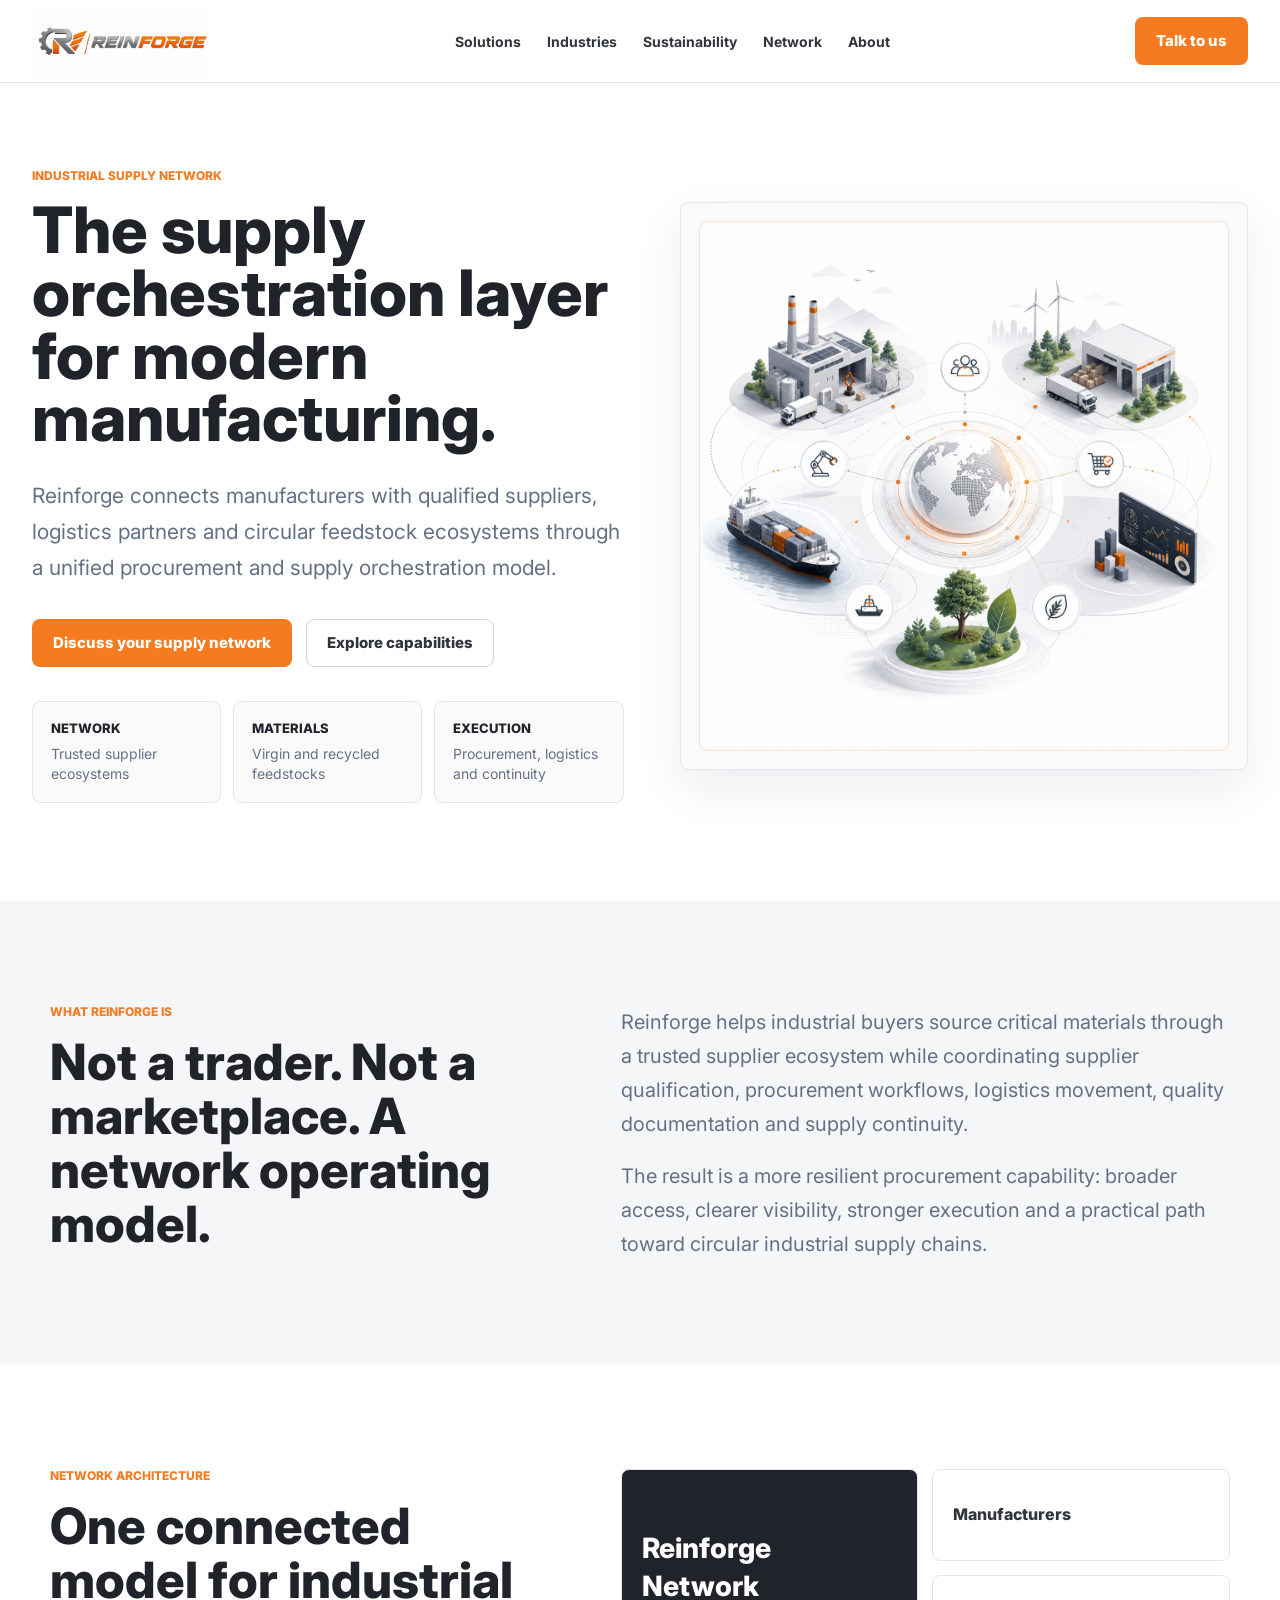
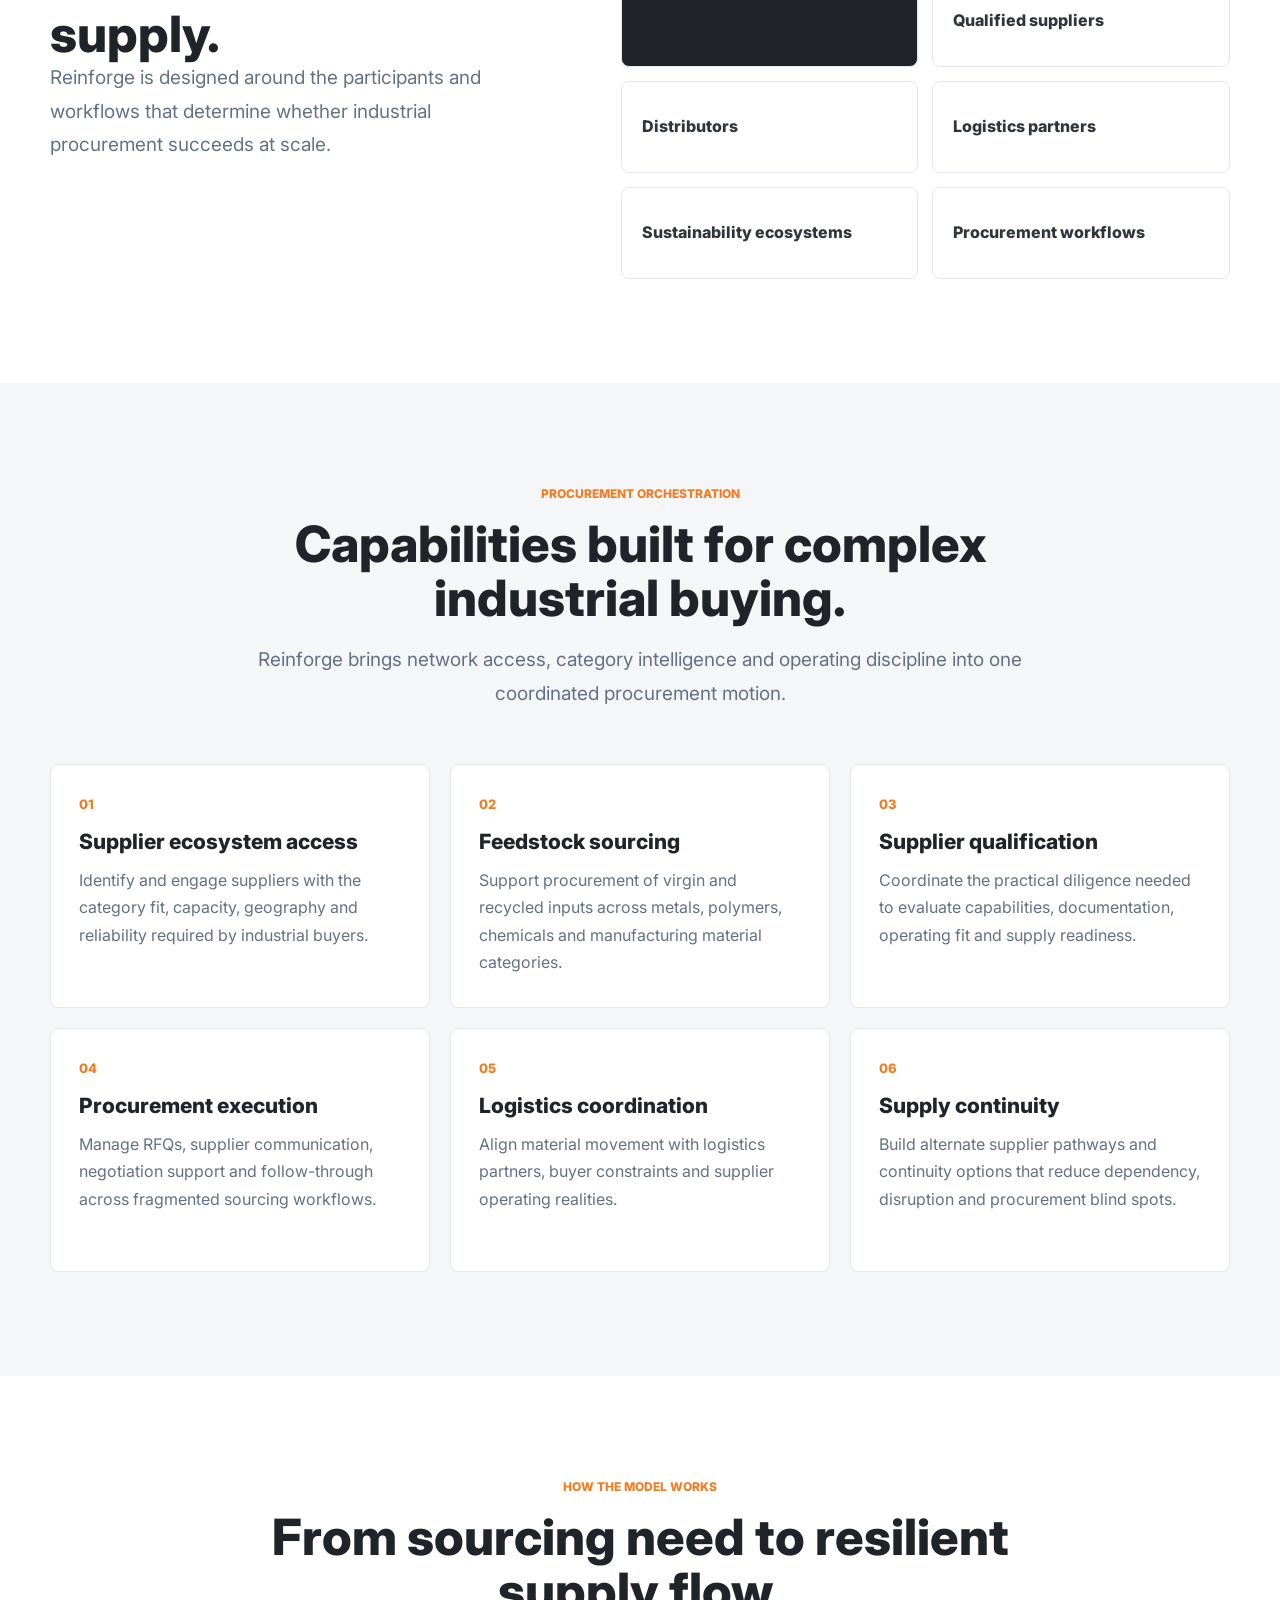
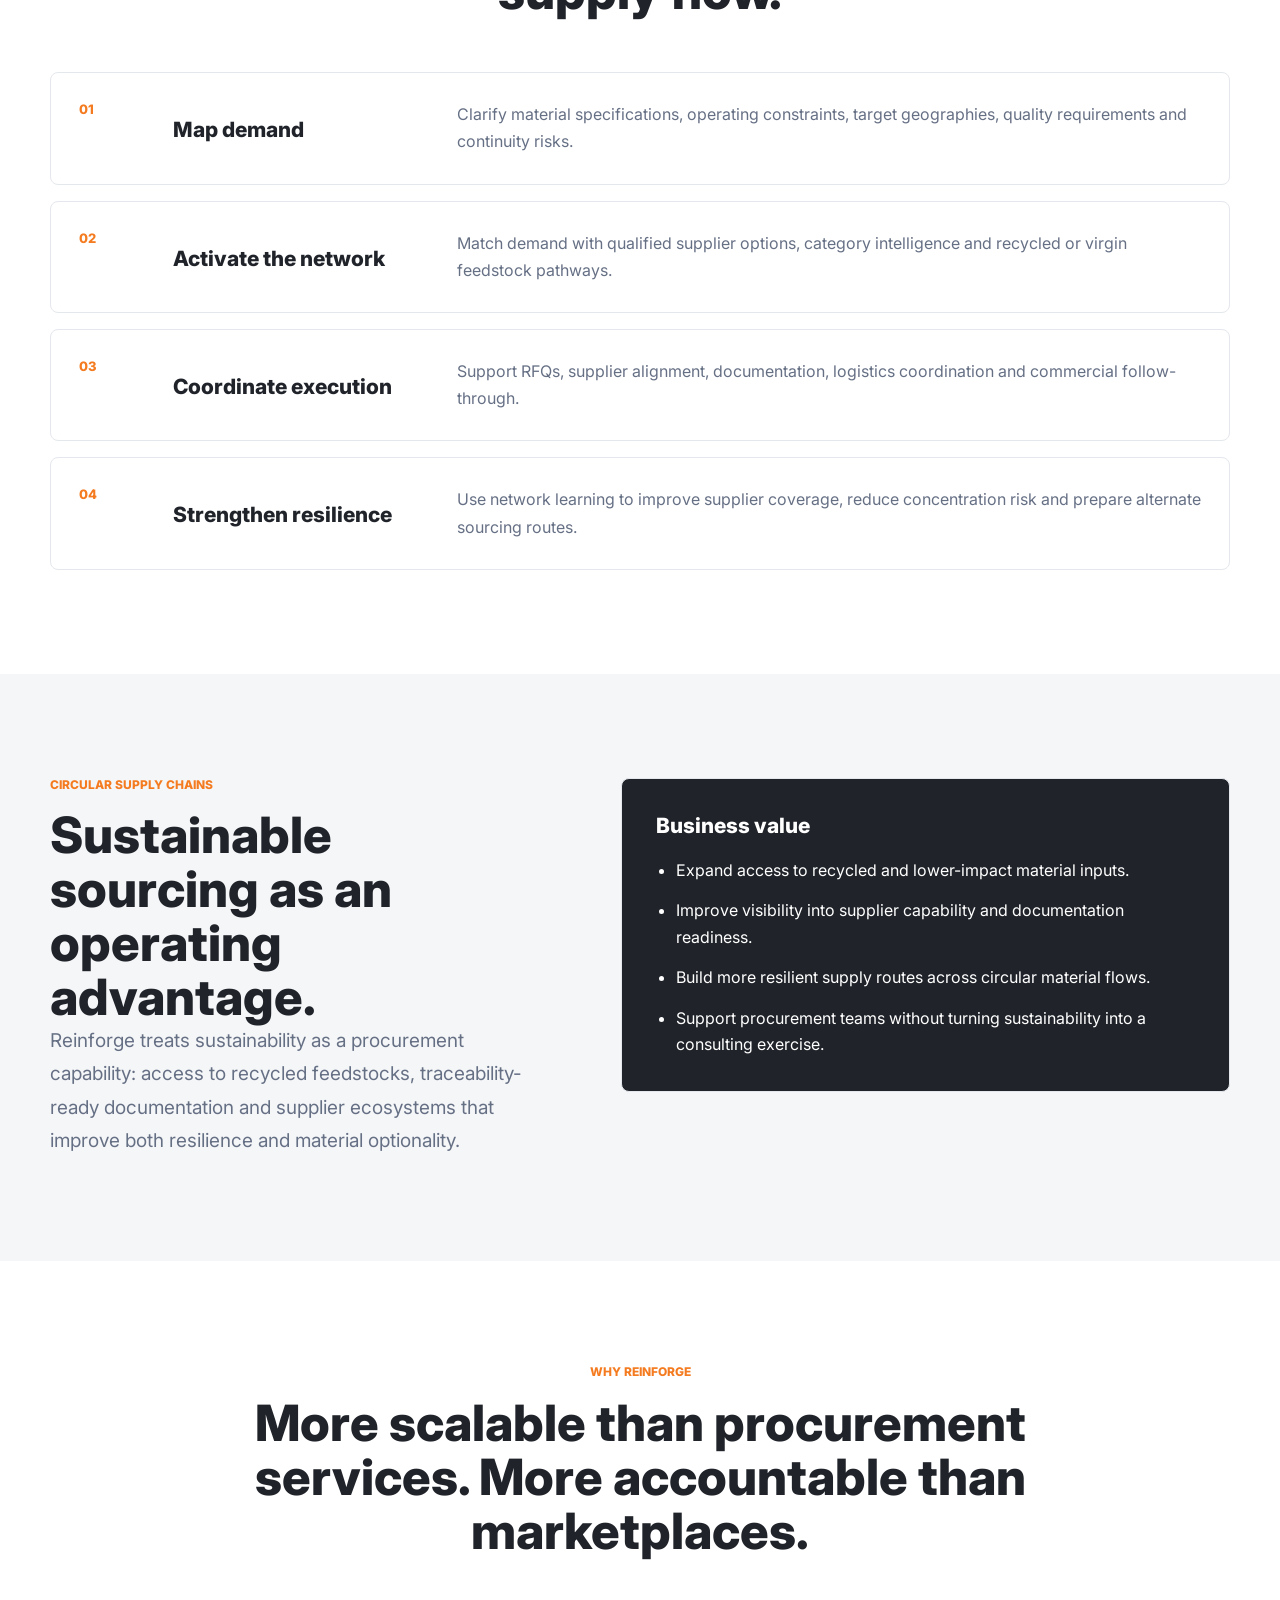
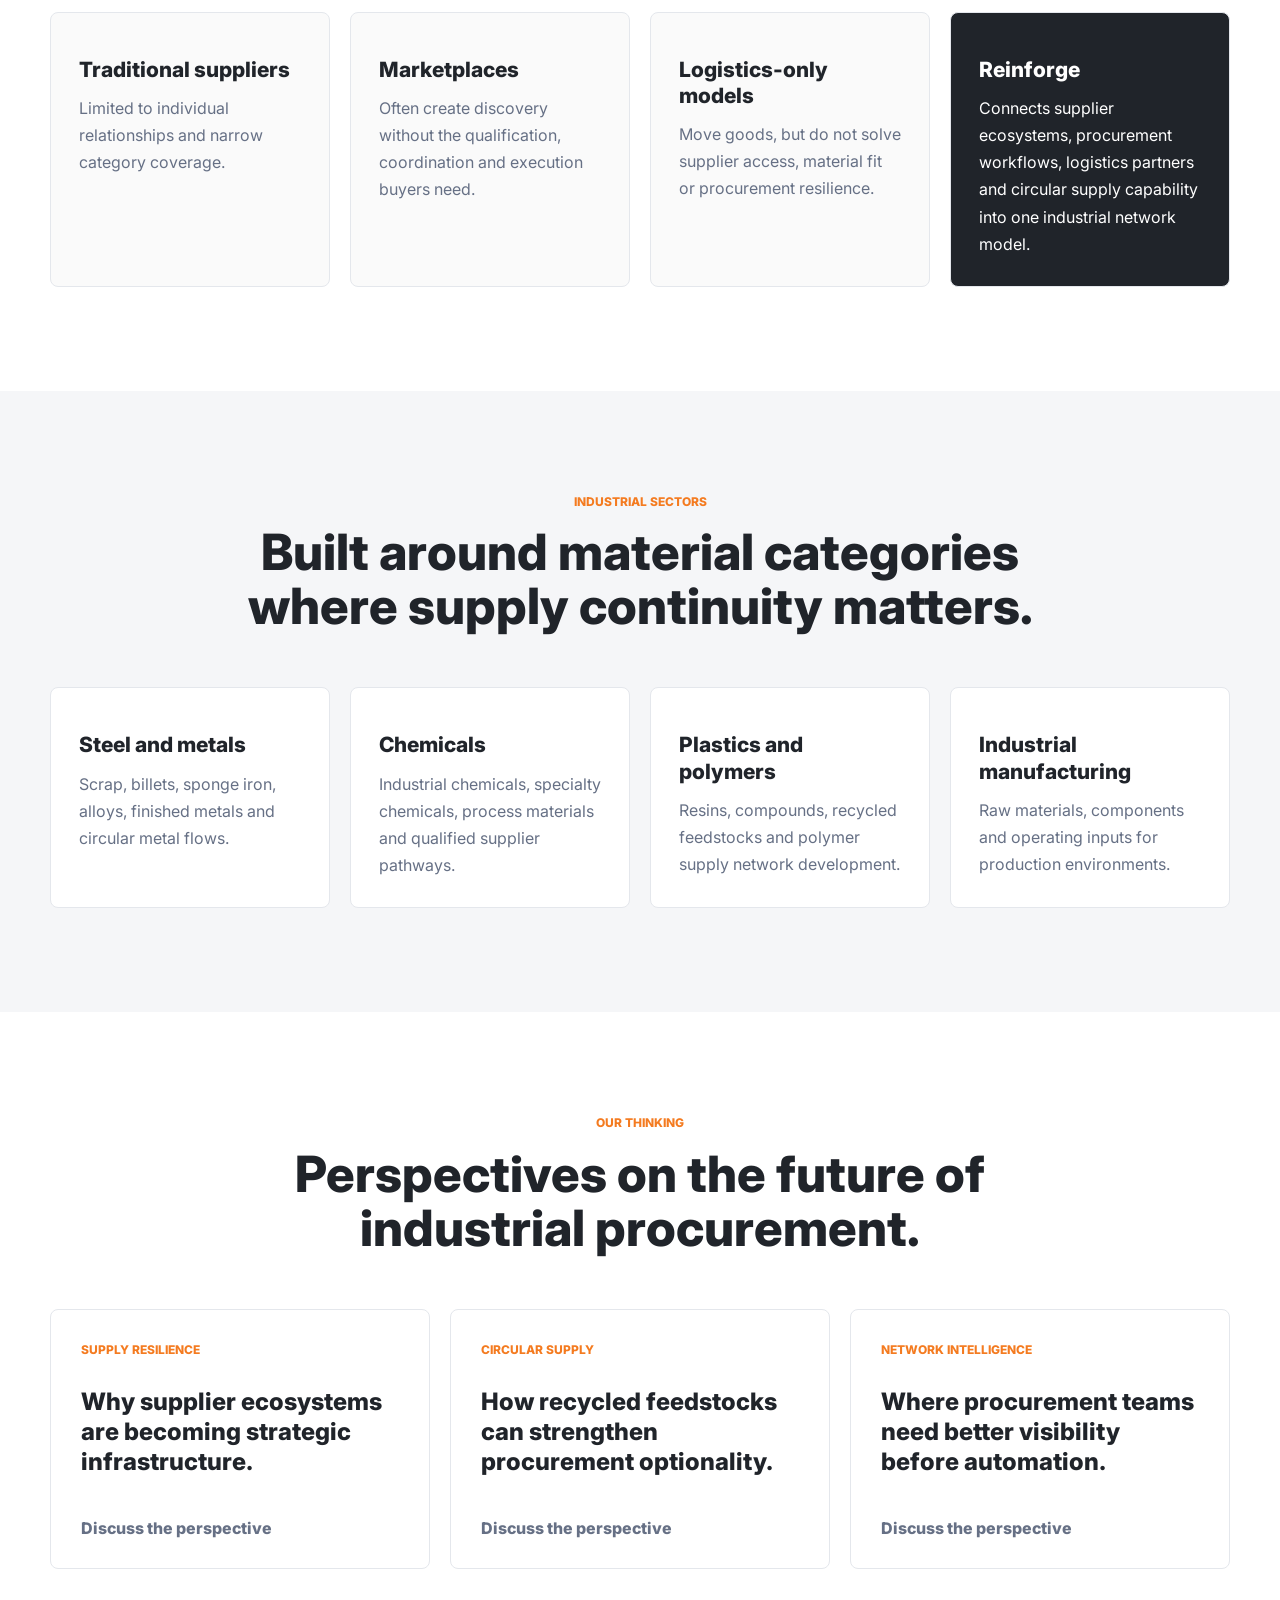
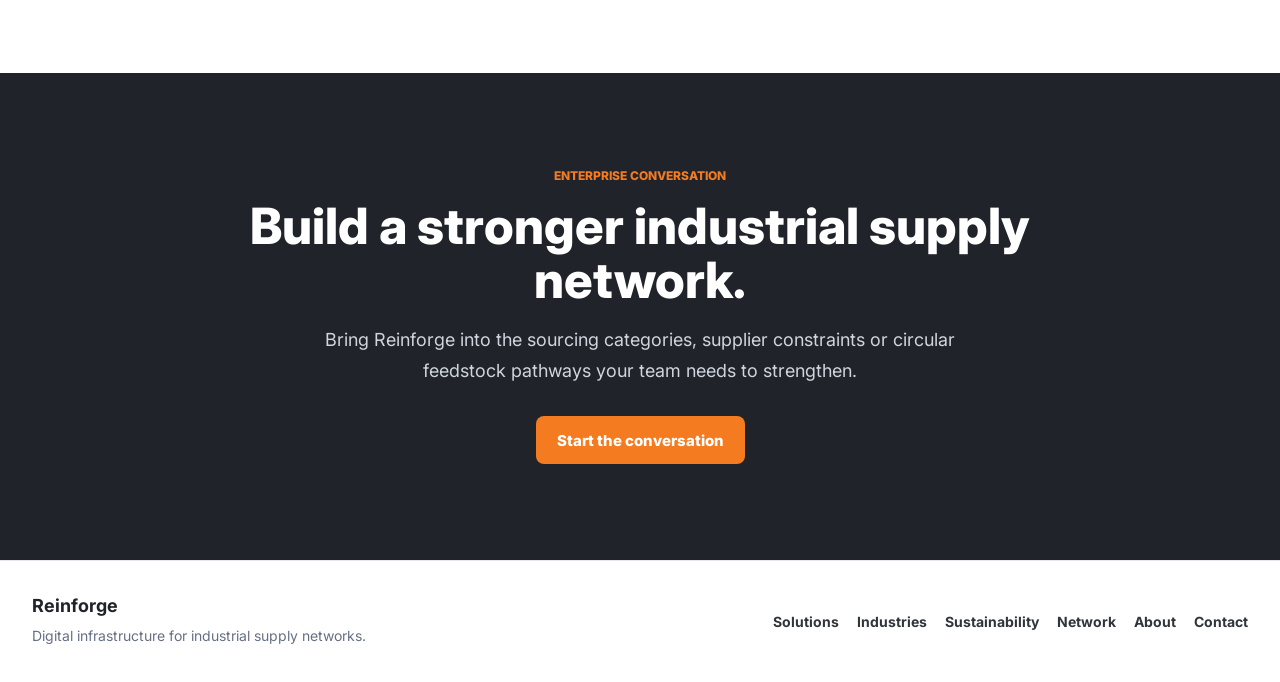
<file: index.html>
<!DOCTYPE html>
<html lang="en">
<head>
    <meta charset="UTF-8">
    <meta name="viewport" content="width=device-width, initial-scale=1.0">
    <meta name="description" content="Reinforge is a technology-enabled Industrial Supply Network for procurement orchestration, supplier ecosystems, recycled feedstocks, logistics coordination and supply continuity.">
    <title>Reinforge | Industrial Supply Network</title>
    <link rel="stylesheet" href="style.css">
    <link rel="preconnect" href="https://fonts.googleapis.com">
    <link rel="preconnect" href="https://fonts.gstatic.com" crossorigin>
    <link href="https://fonts.googleapis.com/css2?family=Inter:wght@400;500;600;700;800&display=swap" rel="stylesheet">
</head>
<body>
    <a class="skip-link" href="#main">Skip to content</a>

    <header class="site-header">
        <nav class="navbar" aria-label="Primary navigation">
            <a href="index.html" class="logo" aria-label="Reinforge home">
                <img src="assets/Logo_new.png" alt="Reinforge">
            </a>

            <ul class="nav-links">
                <li><a href="solutions.html">Solutions</a></li>
                <li><a href="industries.html">Industries</a></li>
                <li><a href="sustainability.html">Sustainability</a></li>
                <li><a href="index.html#network">Network</a></li>
                <li><a href="about.html">About</a></li>
            </ul>

            <a href="contact.html" class="nav-btn">Talk to us</a>

            <button class="mobile-menu-toggle" type="button" aria-expanded="false" aria-controls="mobile-menu" aria-label="Open navigation">
                <span></span>
                <span></span>
                <span></span>
            </button>
        </nav>

        <div class="mobile-menu" id="mobile-menu">
            <a href="solutions.html">Solutions</a>
            <a href="industries.html">Industries</a>
            <a href="sustainability.html">Sustainability</a>
            <a href="index.html#network">Network</a>
            <a href="about.html">About</a>
            <a href="contact.html">Talk to us</a>
        </div>
    </header>

    <main id="main">
        <section class="hero">
            <div class="hero-content">
                <p class="eyebrow">Industrial Supply Network</p>
                <h1>The supply orchestration layer for modern manufacturing.</h1>
                <p class="hero-copy">
                    Reinforge connects manufacturers with qualified suppliers, logistics partners and circular feedstock ecosystems through a unified procurement and supply orchestration model.
                </p>
                <div class="hero-buttons">
                    <a href="contact.html" class="primary-btn">Discuss your supply network</a>
                    <a href="#capabilities" class="secondary-btn">Explore capabilities</a>
                </div>
                <dl class="hero-proof" aria-label="Reinforge operating scope">
                    <div>
                        <dt>Network</dt>
                        <dd>Trusted supplier ecosystems</dd>
                    </div>
                    <div>
                        <dt>Materials</dt>
                        <dd>Virgin and recycled feedstocks</dd>
                    </div>
                    <div>
                        <dt>Execution</dt>
                        <dd>Procurement, logistics and continuity</dd>
                    </div>
                </dl>
            </div>

            <div class="hero-visual" aria-label="Reinforge network illustration">
                <img src="assets/Hero_Image_New.png" alt="Industrial network of suppliers, manufacturers and logistics partners">
            </div>
        </section>

        <section class="definition band">
            <div class="container definition-grid">
                <div>
                    <p class="eyebrow">What Reinforge is</p>
                    <h2>Not a trader. Not a marketplace. A network operating model.</h2>
                </div>
                <div class="definition-copy">
                    <p>
                        Reinforge helps industrial buyers source critical materials through a trusted supplier ecosystem while coordinating supplier qualification, procurement workflows, logistics movement, quality documentation and supply continuity.
                    </p>
                    <p>
                        The result is a more resilient procurement capability: broader access, clearer visibility, stronger execution and a practical path toward circular industrial supply chains.
                    </p>
                </div>
            </div>
        </section>

        <section class="network-section" id="network">
            <div class="container split-section">
                <div>
                    <p class="eyebrow">Network architecture</p>
                    <h2>One connected model for industrial supply.</h2>
                    <p class="section-intro left">
                        Reinforge is designed around the participants and workflows that determine whether industrial procurement succeeds at scale.
                    </p>
                </div>
                <div class="network-map">
                    <div class="network-node core">Reinforge<br>Network</div>
                    <div class="network-node">Manufacturers</div>
                    <div class="network-node">Qualified suppliers</div>
                    <div class="network-node">Distributors</div>
                    <div class="network-node">Logistics partners</div>
                    <div class="network-node">Sustainability ecosystems</div>
                    <div class="network-node">Procurement workflows</div>
                </div>
            </div>
        </section>

        <section class="capabilities band" id="capabilities">
            <div class="container">
                <div class="section-heading">
                    <p class="eyebrow">Procurement orchestration</p>
                    <h2>Capabilities built for complex industrial buying.</h2>
                    <p class="section-intro">
                        Reinforge brings network access, category intelligence and operating discipline into one coordinated procurement motion.
                    </p>
                </div>

                <div class="capability-grid">
                    <article class="capability-card">
                        <span>01</span>
                        <h3>Supplier ecosystem access</h3>
                        <p>Identify and engage suppliers with the category fit, capacity, geography and reliability required by industrial buyers.</p>
                    </article>
                    <article class="capability-card">
                        <span>02</span>
                        <h3>Feedstock sourcing</h3>
                        <p>Support procurement of virgin and recycled inputs across metals, polymers, chemicals and manufacturing material categories.</p>
                    </article>
                    <article class="capability-card">
                        <span>03</span>
                        <h3>Supplier qualification</h3>
                        <p>Coordinate the practical diligence needed to evaluate capabilities, documentation, operating fit and supply readiness.</p>
                    </article>
                    <article class="capability-card">
                        <span>04</span>
                        <h3>Procurement execution</h3>
                        <p>Manage RFQs, supplier communication, negotiation support and follow-through across fragmented sourcing workflows.</p>
                    </article>
                    <article class="capability-card">
                        <span>05</span>
                        <h3>Logistics coordination</h3>
                        <p>Align material movement with logistics partners, buyer constraints and supplier operating realities.</p>
                    </article>
                    <article class="capability-card">
                        <span>06</span>
                        <h3>Supply continuity</h3>
                        <p>Build alternate supplier pathways and continuity options that reduce dependency, disruption and procurement blind spots.</p>
                    </article>
                </div>
            </div>
        </section>

        <section class="operating-model">
            <div class="container">
                <div class="section-heading">
                    <p class="eyebrow">How the model works</p>
                    <h2>From sourcing need to resilient supply flow.</h2>
                </div>

                <div class="process-list">
                    <article>
                        <span>01</span>
                        <h3>Map demand</h3>
                        <p>Clarify material specifications, operating constraints, target geographies, quality requirements and continuity risks.</p>
                    </article>
                    <article>
                        <span>02</span>
                        <h3>Activate the network</h3>
                        <p>Match demand with qualified supplier options, category intelligence and recycled or virgin feedstock pathways.</p>
                    </article>
                    <article>
                        <span>03</span>
                        <h3>Coordinate execution</h3>
                        <p>Support RFQs, supplier alignment, documentation, logistics coordination and commercial follow-through.</p>
                    </article>
                    <article>
                        <span>04</span>
                        <h3>Strengthen resilience</h3>
                        <p>Use network learning to improve supplier coverage, reduce concentration risk and prepare alternate sourcing routes.</p>
                    </article>
                </div>
            </div>
        </section>

        <section class="circular band">
            <div class="container split-section">
                <div>
                    <p class="eyebrow">Circular supply chains</p>
                    <h2>Sustainable sourcing as an operating advantage.</h2>
                    <p class="section-intro left">
                        Reinforge treats sustainability as a procurement capability: access to recycled feedstocks, traceability-ready documentation and supplier ecosystems that improve both resilience and material optionality.
                    </p>
                </div>
                <div class="insight-panel">
                    <h3>Business value</h3>
                    <ul>
                        <li>Expand access to recycled and lower-impact material inputs.</li>
                        <li>Improve visibility into supplier capability and documentation readiness.</li>
                        <li>Build more resilient supply routes across circular material flows.</li>
                        <li>Support procurement teams without turning sustainability into a consulting exercise.</li>
                    </ul>
                </div>
            </div>
        </section>

        <section class="why">
            <div class="container">
                <div class="section-heading">
                    <p class="eyebrow">Why Reinforge</p>
                    <h2>More scalable than procurement services. More accountable than marketplaces.</h2>
                </div>

                <div class="comparison-grid">
                    <article>
                        <h3>Traditional suppliers</h3>
                        <p>Limited to individual relationships and narrow category coverage.</p>
                    </article>
                    <article>
                        <h3>Marketplaces</h3>
                        <p>Often create discovery without the qualification, coordination and execution buyers need.</p>
                    </article>
                    <article>
                        <h3>Logistics-only models</h3>
                        <p>Move goods, but do not solve supplier access, material fit or procurement resilience.</p>
                    </article>
                    <article class="featured">
                        <h3>Reinforge</h3>
                        <p>Connects supplier ecosystems, procurement workflows, logistics partners and circular supply capability into one industrial network model.</p>
                    </article>
                </div>
            </div>
        </section>

        <section class="industries-home band">
            <div class="container">
                <div class="section-heading">
                    <p class="eyebrow">Industrial sectors</p>
                    <h2>Built around material categories where supply continuity matters.</h2>
                </div>

                <div class="industry-grid">
                    <article class="industry-card">
                        <h3>Steel and metals</h3>
                        <p>Scrap, billets, sponge iron, alloys, finished metals and circular metal flows.</p>
                    </article>
                    <article class="industry-card">
                        <h3>Chemicals</h3>
                        <p>Industrial chemicals, specialty chemicals, process materials and qualified supplier pathways.</p>
                    </article>
                    <article class="industry-card">
                        <h3>Plastics and polymers</h3>
                        <p>Resins, compounds, recycled feedstocks and polymer supply network development.</p>
                    </article>
                    <article class="industry-card">
                        <h3>Industrial manufacturing</h3>
                        <p>Raw materials, components and operating inputs for production environments.</p>
                    </article>
                </div>
            </div>
        </section>

        <section class="thinking" id="thinking">
            <div class="container">
                <div class="section-heading">
                    <p class="eyebrow">Our thinking</p>
                    <h2>Perspectives on the future of industrial procurement.</h2>
                </div>

                <div class="thinking-grid">
                    <article class="thinking-card">
                        <p>Supply resilience</p>
                        <h3>Why supplier ecosystems are becoming strategic infrastructure.</h3>
                        <a href="contact.html">Discuss the perspective</a>
                    </article>
                    <article class="thinking-card">
                        <p>Circular supply</p>
                        <h3>How recycled feedstocks can strengthen procurement optionality.</h3>
                        <a href="contact.html">Discuss the perspective</a>
                    </article>
                    <article class="thinking-card">
                        <p>Network intelligence</p>
                        <h3>Where procurement teams need better visibility before automation.</h3>
                        <a href="contact.html">Discuss the perspective</a>
                    </article>
                </div>
            </div>
        </section>

        <section class="final-cta">
            <div class="container cta-inner">
                <p class="eyebrow">Enterprise conversation</p>
                <h2>Build a stronger industrial supply network.</h2>
                <p>Bring Reinforge into the sourcing categories, supplier constraints or circular feedstock pathways your team needs to strengthen.</p>
                <a href="contact.html" class="primary-btn">Start the conversation</a>
            </div>
        </section>
    </main>

    <footer class="footer">
        <div>
            <strong>Reinforge</strong>
            <p>Digital infrastructure for industrial supply networks.</p>
        </div>
        <div class="footer-links">
            <a href="solutions.html">Solutions</a>
            <a href="industries.html">Industries</a>
            <a href="sustainability.html">Sustainability</a>
            <a href="index.html#network">Network</a>
            <a href="about.html">About</a>
            <a href="contact.html">Contact</a>
        </div>
    </footer>

    <script src="script.js"></script>
</body>
</html>
</file>
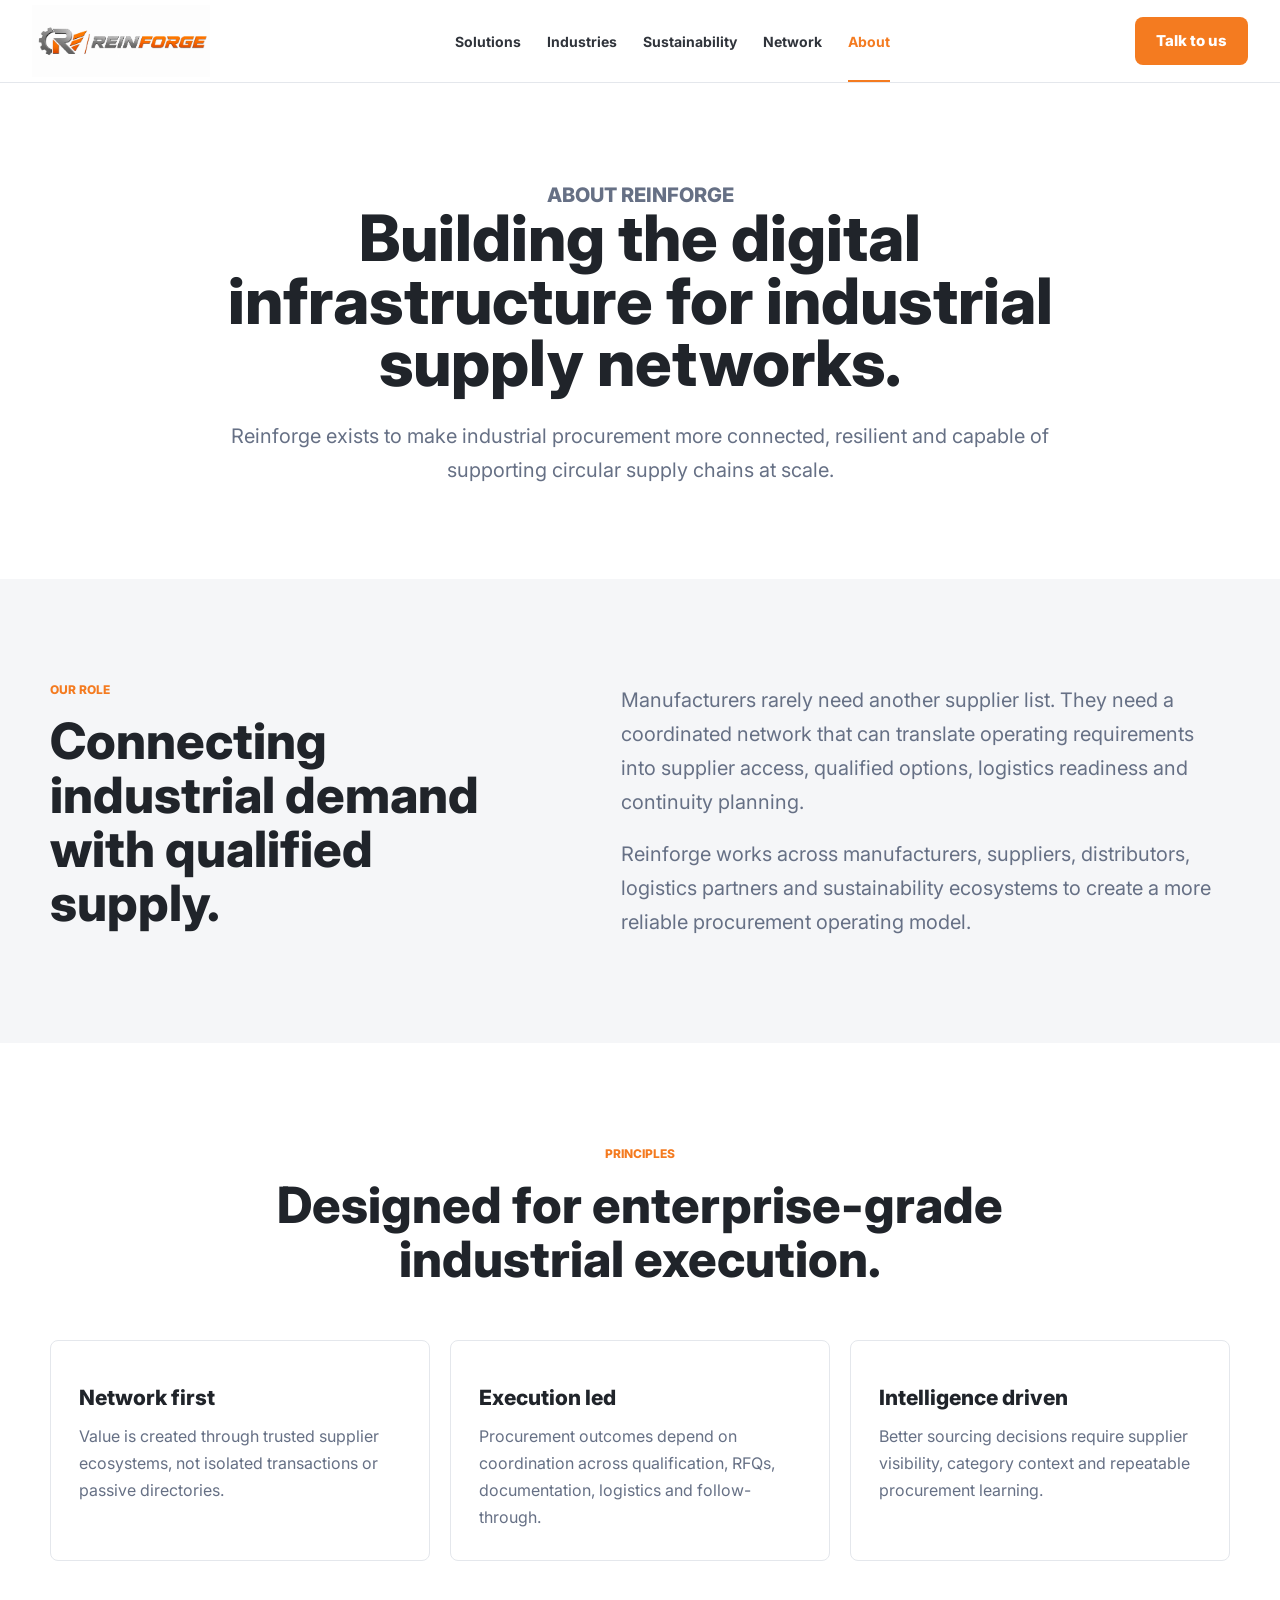
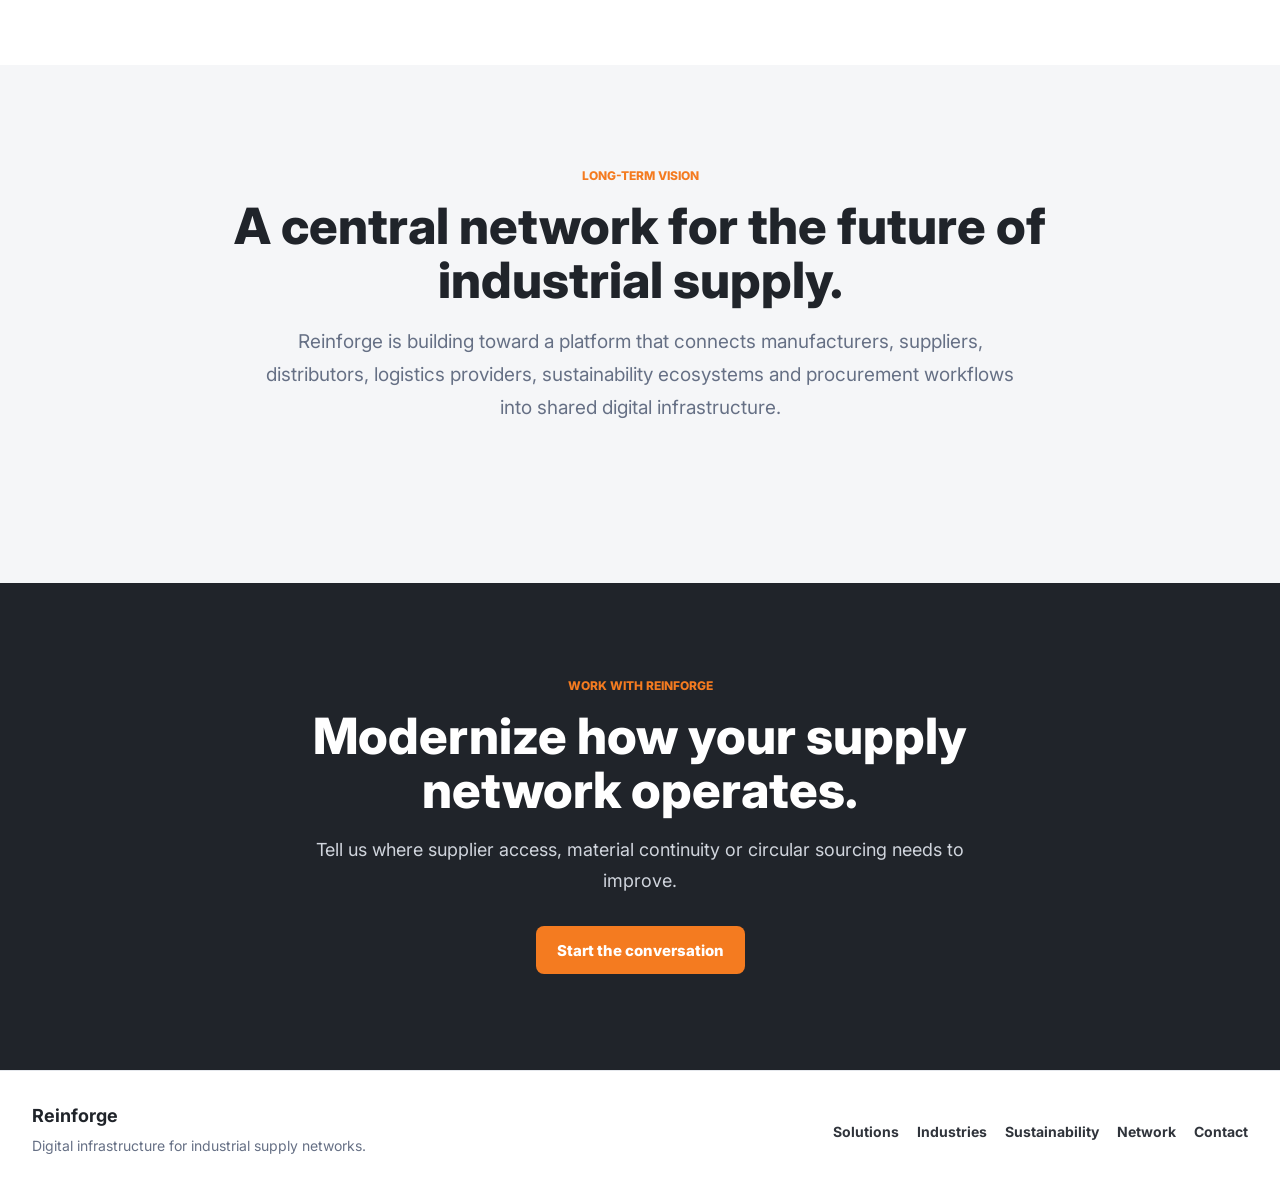
<file: about.html>
<!DOCTYPE html>
<html lang="en">
<head>
    <meta charset="UTF-8">
    <meta name="viewport" content="width=device-width, initial-scale=1.0">
    <meta name="description" content="Reinforge is building technology-enabled infrastructure for industrial supply networks, connecting manufacturers, suppliers, logistics partners and circular material ecosystems.">
    <title>About Reinforge | Industrial Supply Network</title>
    <link rel="stylesheet" href="style.css">
    <link rel="preconnect" href="https://fonts.googleapis.com">
    <link rel="preconnect" href="https://fonts.gstatic.com" crossorigin>
    <link href="https://fonts.googleapis.com/css2?family=Inter:wght@400;500;600;700;800&display=swap" rel="stylesheet">
</head>
<body>
    <a class="skip-link" href="#main">Skip to content</a>
    <header class="site-header">
        <nav class="navbar" aria-label="Primary navigation">
            <a href="index.html" class="logo" aria-label="Reinforge home"><img src="assets/Logo_new.png" alt="Reinforge"></a>
            <ul class="nav-links">
                <li><a href="solutions.html">Solutions</a></li>
                <li><a href="industries.html">Industries</a></li>
                <li><a href="sustainability.html">Sustainability</a></li>
                <li><a href="index.html#network">Network</a></li>
                <li><a href="about.html" aria-current="page">About</a></li>
            </ul>
            <a href="contact.html" class="nav-btn">Talk to us</a>
            <button class="mobile-menu-toggle" type="button" aria-expanded="false" aria-controls="mobile-menu" aria-label="Open navigation"><span></span><span></span><span></span></button>
        </nav>
        <div class="mobile-menu" id="mobile-menu">
            <a href="solutions.html">Solutions</a>
            <a href="industries.html">Industries</a>
            <a href="sustainability.html">Sustainability</a>
            <a href="index.html#network">Network</a>
            <a href="about.html" aria-current="page">About</a>
            <a href="contact.html">Talk to us</a>
        </div>
    </header>

    <main id="main">
        <section class="page-hero">
            <p class="eyebrow">About Reinforge</p>
            <h1>Building the digital infrastructure for industrial supply networks.</h1>
            <p>Reinforge exists to make industrial procurement more connected, resilient and capable of supporting circular supply chains at scale.</p>
        </section>

        <section class="page-section band">
            <div class="container split-section">
                <div>
                    <p class="eyebrow">Our role</p>
                    <h2>Connecting industrial demand with qualified supply.</h2>
                </div>
                <div class="rich-copy">
                    <p>Manufacturers rarely need another supplier list. They need a coordinated network that can translate operating requirements into supplier access, qualified options, logistics readiness and continuity planning.</p>
                    <p>Reinforge works across manufacturers, suppliers, distributors, logistics partners and sustainability ecosystems to create a more reliable procurement operating model.</p>
                </div>
            </div>
        </section>

        <section class="page-section">
            <div class="container">
                <div class="section-heading">
                    <p class="eyebrow">Principles</p>
                    <h2>Designed for enterprise-grade industrial execution.</h2>
                </div>
                <div class="page-grid">
                    <article class="page-card">
                        <h3>Network first</h3>
                        <p>Value is created through trusted supplier ecosystems, not isolated transactions or passive directories.</p>
                    </article>
                    <article class="page-card">
                        <h3>Execution led</h3>
                        <p>Procurement outcomes depend on coordination across qualification, RFQs, documentation, logistics and follow-through.</p>
                    </article>
                    <article class="page-card">
                        <h3>Intelligence driven</h3>
                        <p>Better sourcing decisions require supplier visibility, category context and repeatable procurement learning.</p>
                    </article>
                </div>
            </div>
        </section>

        <section class="page-section band">
            <div class="container">
                <div class="section-heading">
                    <p class="eyebrow">Long-term vision</p>
                    <h2>A central network for the future of industrial supply.</h2>
                    <p class="section-intro">Reinforge is building toward a platform that connects manufacturers, suppliers, distributors, logistics providers, sustainability ecosystems and procurement workflows into shared digital infrastructure.</p>
                </div>
            </div>
        </section>

        <section class="final-cta">
            <div class="container cta-inner">
                <p class="eyebrow">Work with Reinforge</p>
                <h2>Modernize how your supply network operates.</h2>
                <p>Tell us where supplier access, material continuity or circular sourcing needs to improve.</p>
                <a href="contact.html" class="primary-btn">Start the conversation</a>
            </div>
        </section>
    </main>

    <footer class="footer">
        <div><strong>Reinforge</strong><p>Digital infrastructure for industrial supply networks.</p></div>
        <div class="footer-links">
            <a href="solutions.html">Solutions</a>
            <a href="industries.html">Industries</a>
            <a href="sustainability.html">Sustainability</a>
            <a href="index.html#network">Network</a>
            <a href="contact.html">Contact</a>
        </div>
    </footer>
    <script src="script.js"></script>
</body>
</html>
</file>
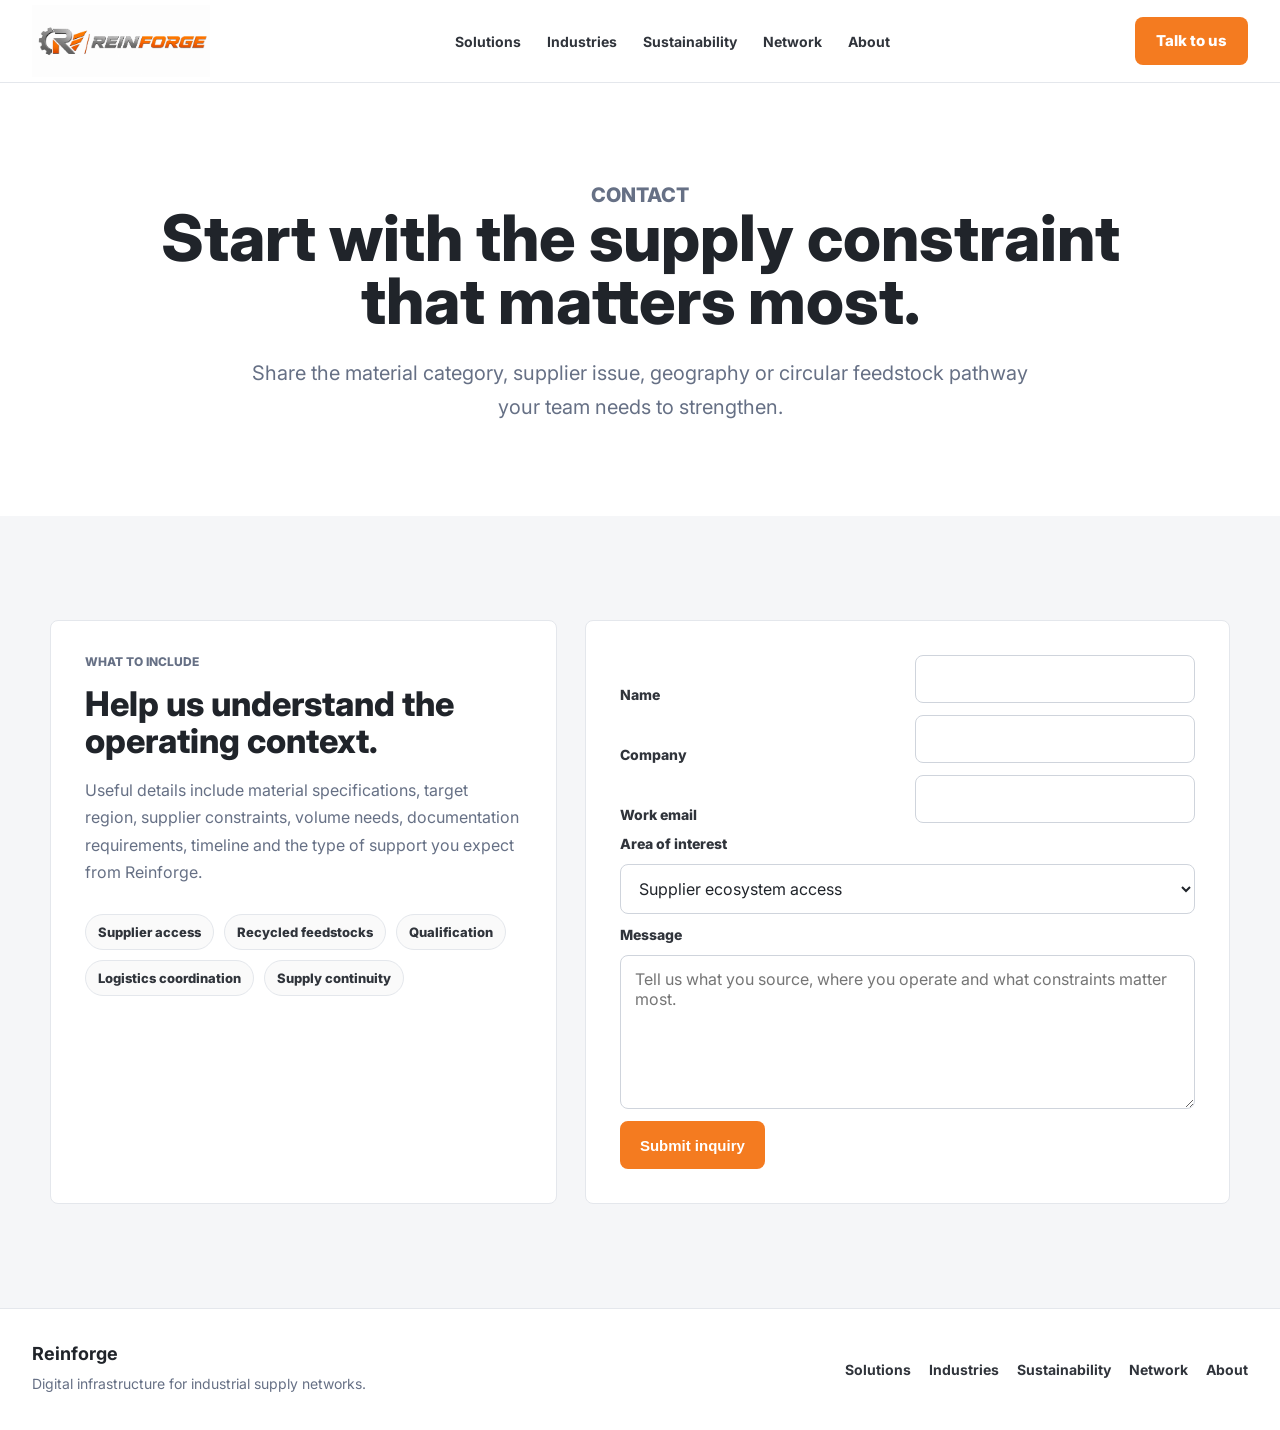
<file: contact.html>
<!DOCTYPE html>
<html lang="en">
<head>
    <meta charset="UTF-8">
    <meta name="viewport" content="width=device-width, initial-scale=1.0">
    <meta name="description" content="Contact Reinforge to discuss industrial sourcing, supplier qualification, procurement orchestration, recycled feedstocks and supply network resilience.">
    <title>Contact Reinforge | Industrial Supply Network</title>
    <link rel="stylesheet" href="style.css">
    <link rel="preconnect" href="https://fonts.googleapis.com">
    <link rel="preconnect" href="https://fonts.gstatic.com" crossorigin>
    <link href="https://fonts.googleapis.com/css2?family=Inter:wght@400;500;600;700;800&display=swap" rel="stylesheet">
</head>
<body>
    <a class="skip-link" href="#main">Skip to content</a>
    <header class="site-header">
        <nav class="navbar" aria-label="Primary navigation">
            <a href="index.html" class="logo" aria-label="Reinforge home"><img src="assets/Logo_new.png" alt="Reinforge"></a>
            <ul class="nav-links">
                <li><a href="solutions.html">Solutions</a></li>
                <li><a href="industries.html">Industries</a></li>
                <li><a href="sustainability.html">Sustainability</a></li>
                <li><a href="index.html#network">Network</a></li>
                <li><a href="about.html">About</a></li>
            </ul>
            <a href="contact.html" class="nav-btn" aria-current="page">Talk to us</a>
            <button class="mobile-menu-toggle" type="button" aria-expanded="false" aria-controls="mobile-menu" aria-label="Open navigation"><span></span><span></span><span></span></button>
        </nav>
        <div class="mobile-menu" id="mobile-menu">
            <a href="solutions.html">Solutions</a>
            <a href="industries.html">Industries</a>
            <a href="sustainability.html">Sustainability</a>
            <a href="index.html#network">Network</a>
            <a href="about.html">About</a>
            <a href="contact.html" aria-current="page">Talk to us</a>
        </div>
    </header>

    <main id="main">
        <section class="page-hero">
            <p class="eyebrow">Contact</p>
            <h1>Start with the supply constraint that matters most.</h1>
            <p>Share the material category, supplier issue, geography or circular feedstock pathway your team needs to strengthen.</p>
        </section>

        <section class="page-section band">
            <div class="container contact-layout">
                <aside class="contact-panel">
                    <p class="eyebrow">What to include</p>
                    <h2>Help us understand the operating context.</h2>
                    <p>Useful details include material specifications, target region, supplier constraints, volume needs, documentation requirements, timeline and the type of support you expect from Reinforge.</p>
                    <div class="contact-points">
                        <span>Supplier access</span>
                        <span>Recycled feedstocks</span>
                        <span>Qualification</span>
                        <span>Logistics coordination</span>
                        <span>Supply continuity</span>
                    </div>
                </aside>

                <form class="contact-panel contact-form" aria-label="Contact Reinforge">
                    <label for="name">Name</label>
                    <input id="name" type="text" name="name" autocomplete="name" required>

                    <label for="company">Company</label>
                    <input id="company" type="text" name="company" autocomplete="organization" required>

                    <label for="email">Work email</label>
                    <input id="email" type="email" name="email" autocomplete="email" required>

                    <label for="interest">Area of interest</label>
                    <select id="interest" name="interest">
                        <option>Supplier ecosystem access</option>
                        <option>Virgin or recycled feedstock sourcing</option>
                        <option>Supplier qualification</option>
                        <option>Procurement orchestration</option>
                        <option>Logistics coordination</option>
                        <option>Supply continuity planning</option>
                    </select>

                    <label for="message">Message</label>
                    <textarea id="message" name="message" placeholder="Tell us what you source, where you operate and what constraints matter most." required></textarea>

                    <button class="primary-btn" type="button">Submit inquiry</button>
                </form>
            </div>
        </section>
    </main>

    <footer class="footer">
        <div><strong>Reinforge</strong><p>Digital infrastructure for industrial supply networks.</p></div>
        <div class="footer-links">
            <a href="solutions.html">Solutions</a>
            <a href="industries.html">Industries</a>
            <a href="sustainability.html">Sustainability</a>
            <a href="index.html#network">Network</a>
            <a href="about.html">About</a>
        </div>
    </footer>
    <script src="script.js"></script>
</body>
</html>
</file>
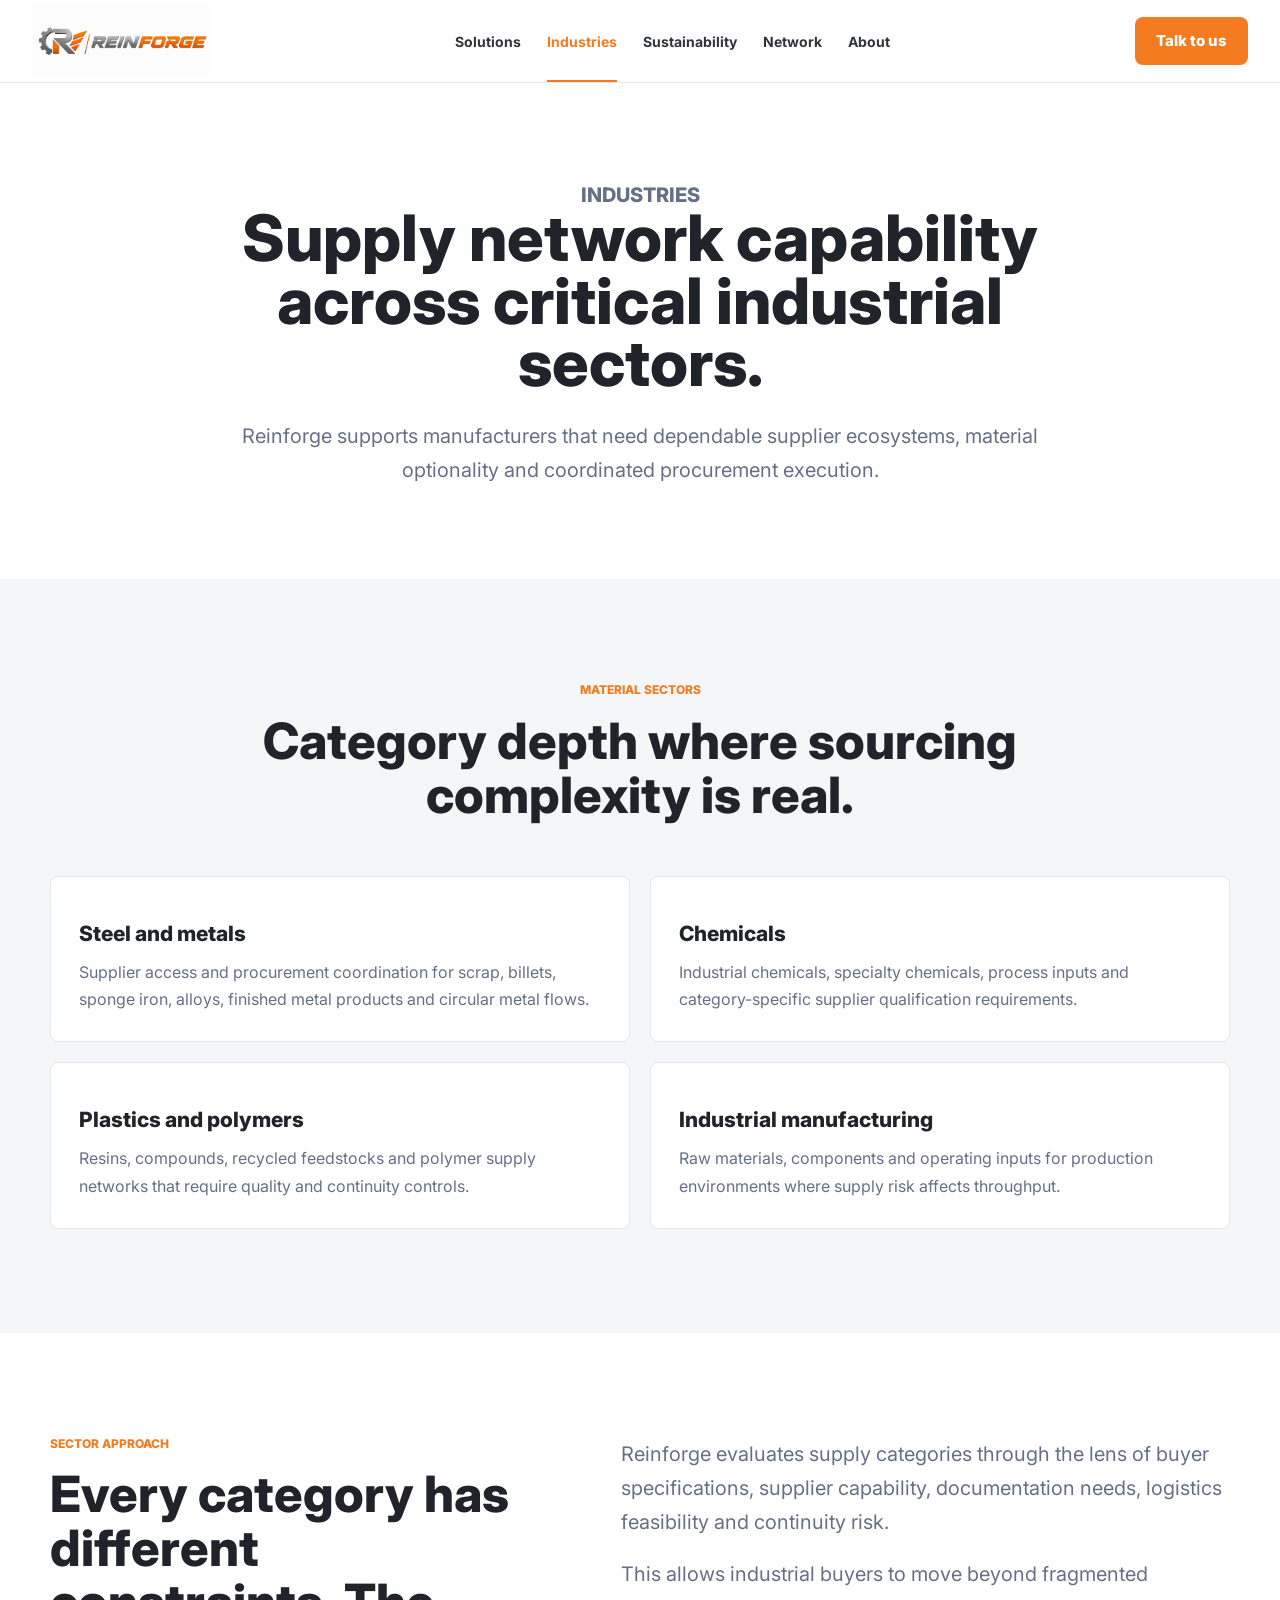
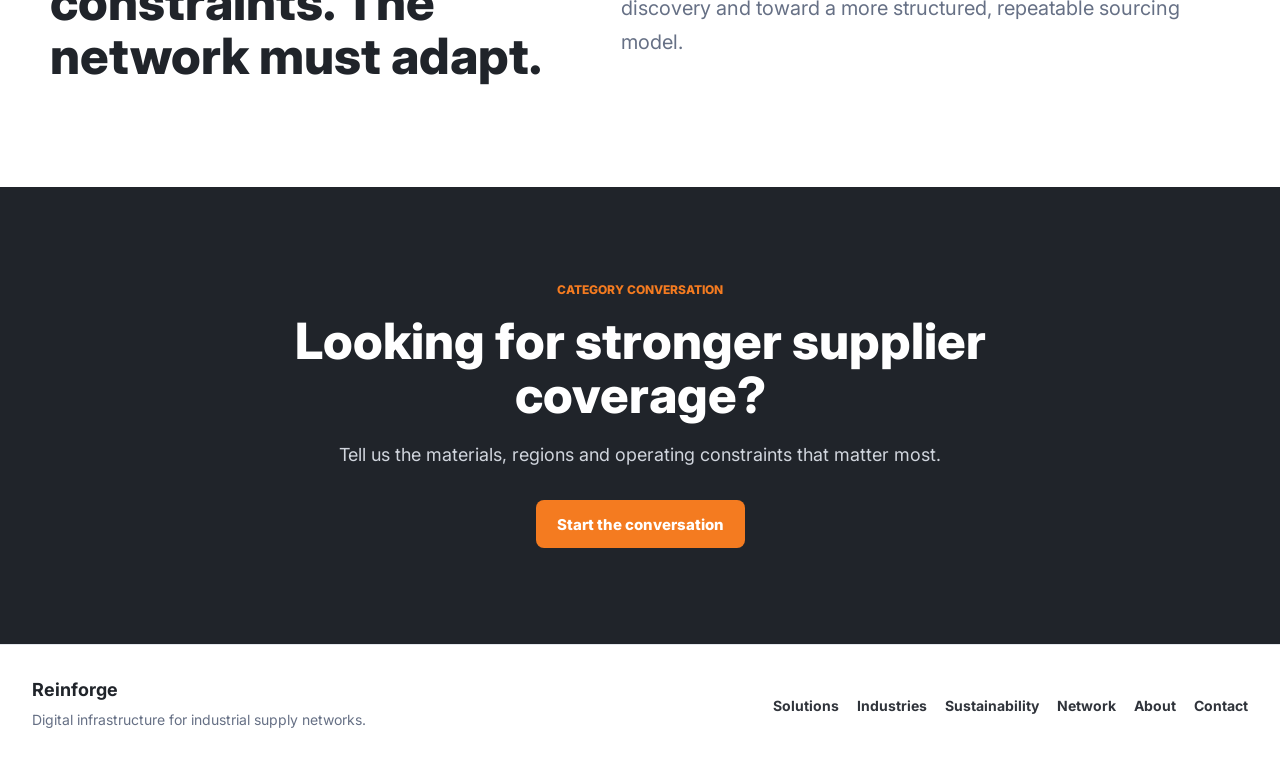
<file: industries.html>
<!DOCTYPE html>
<html lang="en">
<head>
    <meta charset="UTF-8">
    <meta name="viewport" content="width=device-width, initial-scale=1.0">
    <meta name="description" content="Reinforge supports industrial supply networks across metals, chemicals, plastics, polymers and manufacturing inputs.">
    <title>Industries | Reinforge</title>
    <link rel="stylesheet" href="style.css">
    <link rel="preconnect" href="https://fonts.googleapis.com">
    <link rel="preconnect" href="https://fonts.gstatic.com" crossorigin>
    <link href="https://fonts.googleapis.com/css2?family=Inter:wght@400;500;600;700;800&display=swap" rel="stylesheet">
</head>
<body>
    <a class="skip-link" href="#main">Skip to content</a>
    <header class="site-header">
        <nav class="navbar" aria-label="Primary navigation">
            <a href="index.html" class="logo" aria-label="Reinforge home"><img src="assets/Logo_new.png" alt="Reinforge"></a>
            <ul class="nav-links">
                <li><a href="solutions.html">Solutions</a></li>
                <li><a href="industries.html" aria-current="page">Industries</a></li>
                <li><a href="sustainability.html">Sustainability</a></li>
                <li><a href="index.html#network">Network</a></li>
                <li><a href="about.html">About</a></li>
            </ul>
            <a href="contact.html" class="nav-btn">Talk to us</a>
            <button class="mobile-menu-toggle" type="button" aria-expanded="false" aria-controls="mobile-menu" aria-label="Open navigation"><span></span><span></span><span></span></button>
        </nav>
        <div class="mobile-menu" id="mobile-menu">
            <a href="solutions.html">Solutions</a>
            <a href="industries.html" aria-current="page">Industries</a>
            <a href="sustainability.html">Sustainability</a>
            <a href="index.html#network">Network</a>
            <a href="about.html">About</a>
            <a href="contact.html">Talk to us</a>
        </div>
    </header>

    <main id="main">
        <section class="page-hero">
            <p class="eyebrow">Industries</p>
            <h1>Supply network capability across critical industrial sectors.</h1>
            <p>Reinforge supports manufacturers that need dependable supplier ecosystems, material optionality and coordinated procurement execution.</p>
        </section>

        <section class="page-section band">
            <div class="container">
                <div class="section-heading">
                    <p class="eyebrow">Material sectors</p>
                    <h2>Category depth where sourcing complexity is real.</h2>
                </div>
                <div class="page-grid two">
                    <article class="page-card">
                        <h3>Steel and metals</h3>
                        <p>Supplier access and procurement coordination for scrap, billets, sponge iron, alloys, finished metal products and circular metal flows.</p>
                    </article>
                    <article class="page-card">
                        <h3>Chemicals</h3>
                        <p>Industrial chemicals, specialty chemicals, process inputs and category-specific supplier qualification requirements.</p>
                    </article>
                    <article class="page-card">
                        <h3>Plastics and polymers</h3>
                        <p>Resins, compounds, recycled feedstocks and polymer supply networks that require quality and continuity controls.</p>
                    </article>
                    <article class="page-card">
                        <h3>Industrial manufacturing</h3>
                        <p>Raw materials, components and operating inputs for production environments where supply risk affects throughput.</p>
                    </article>
                </div>
            </div>
        </section>

        <section class="page-section">
            <div class="container split-section">
                <div>
                    <p class="eyebrow">Sector approach</p>
                    <h2>Every category has different constraints. The network must adapt.</h2>
                </div>
                <div class="rich-copy">
                    <p>Reinforge evaluates supply categories through the lens of buyer specifications, supplier capability, documentation needs, logistics feasibility and continuity risk.</p>
                    <p>This allows industrial buyers to move beyond fragmented discovery and toward a more structured, repeatable sourcing model.</p>
                </div>
            </div>
        </section>

        <section class="final-cta">
            <div class="container cta-inner">
                <p class="eyebrow">Category conversation</p>
                <h2>Looking for stronger supplier coverage?</h2>
                <p>Tell us the materials, regions and operating constraints that matter most.</p>
                <a href="contact.html" class="primary-btn">Start the conversation</a>
            </div>
        </section>
    </main>

    <footer class="footer">
        <div><strong>Reinforge</strong><p>Digital infrastructure for industrial supply networks.</p></div>
        <div class="footer-links">
            <a href="solutions.html">Solutions</a>
            <a href="industries.html">Industries</a>
            <a href="sustainability.html">Sustainability</a>
            <a href="index.html#network">Network</a>
            <a href="about.html">About</a>
            <a href="contact.html">Contact</a>
        </div>
    </footer>
    <script src="script.js"></script>
</body>
</html>
</file>
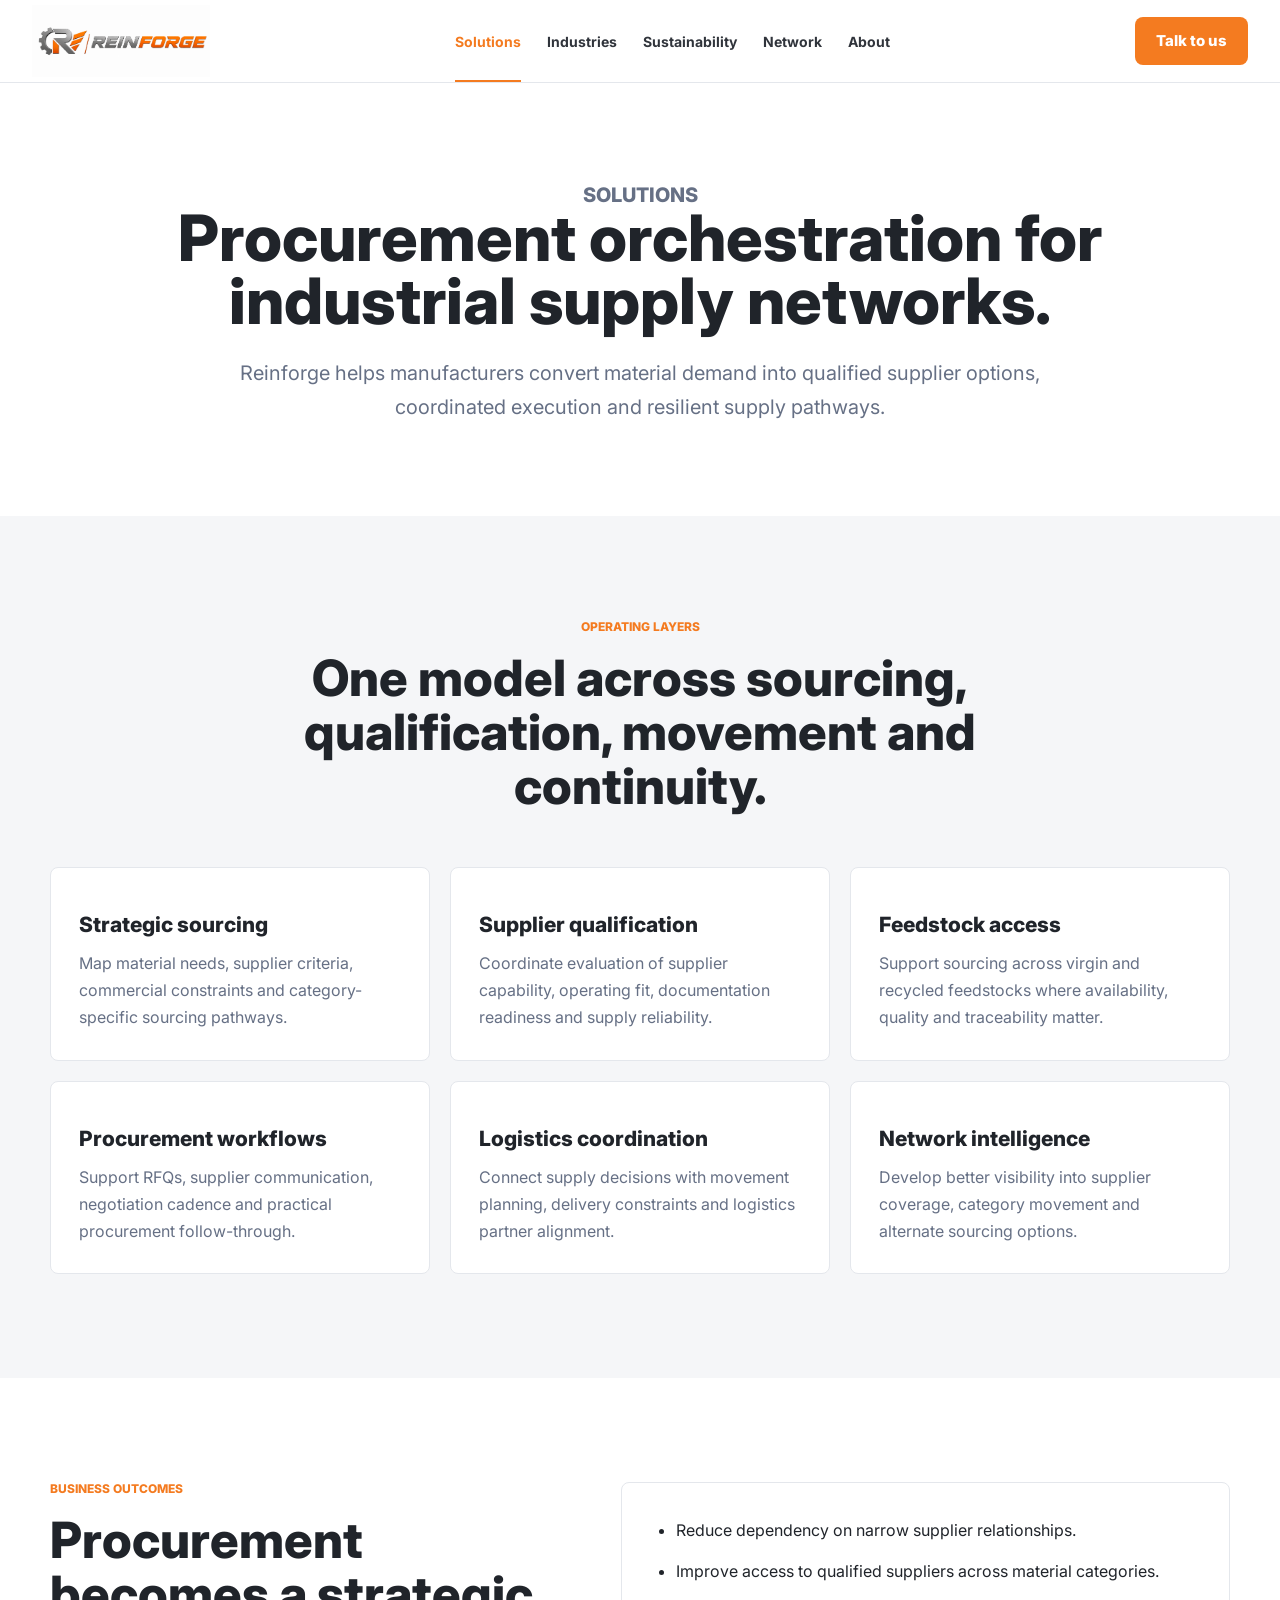
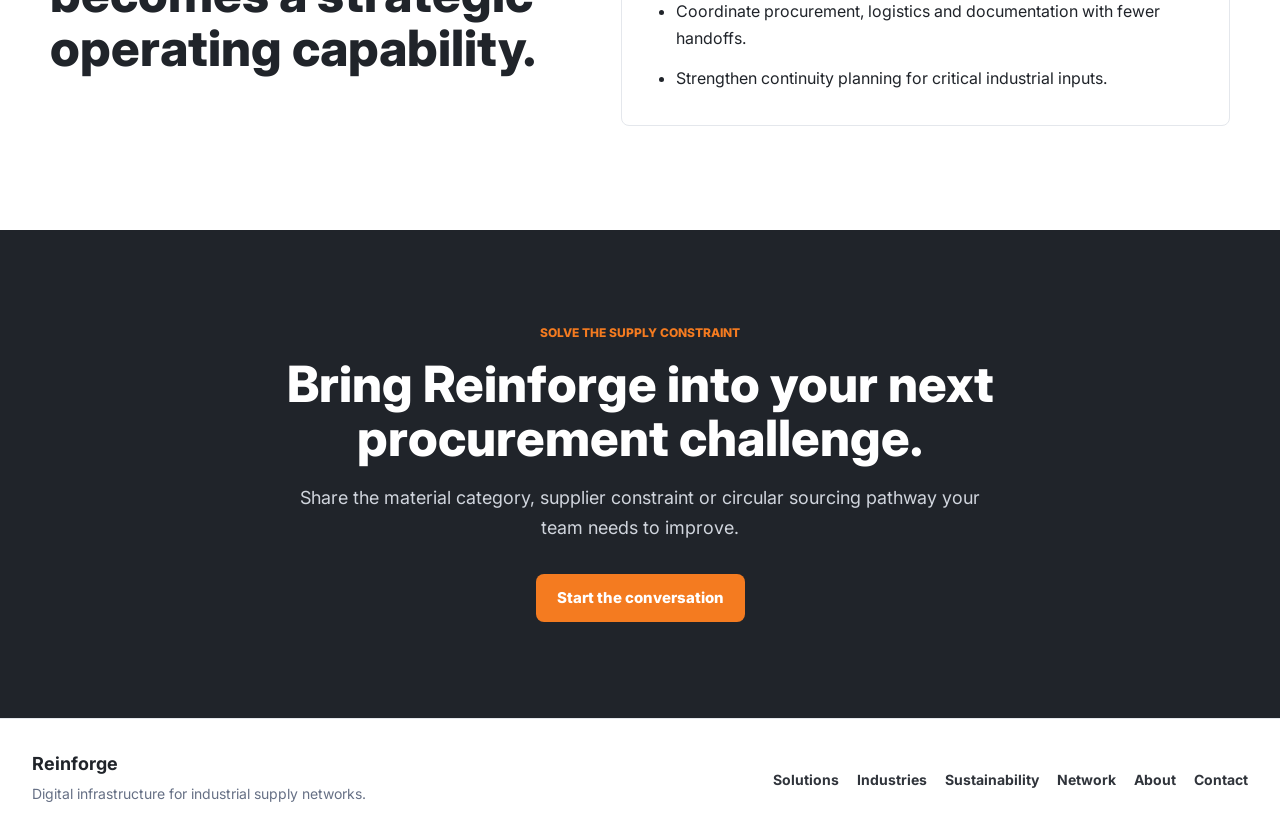
<file: solutions.html>
<!DOCTYPE html>
<html lang="en">
<head>
    <meta charset="UTF-8">
    <meta name="viewport" content="width=device-width, initial-scale=1.0">
    <meta name="description" content="Reinforge solutions connect supplier ecosystems, procurement orchestration, feedstock sourcing, logistics coordination and supply continuity for industrial buyers.">
    <title>Solutions | Reinforge</title>
    <link rel="stylesheet" href="style.css">
    <link rel="preconnect" href="https://fonts.googleapis.com">
    <link rel="preconnect" href="https://fonts.gstatic.com" crossorigin>
    <link href="https://fonts.googleapis.com/css2?family=Inter:wght@400;500;600;700;800&display=swap" rel="stylesheet">
</head>
<body>
    <a class="skip-link" href="#main">Skip to content</a>
    <header class="site-header">
        <nav class="navbar" aria-label="Primary navigation">
            <a href="index.html" class="logo" aria-label="Reinforge home"><img src="assets/Logo_new.png" alt="Reinforge"></a>
            <ul class="nav-links">
                <li><a href="solutions.html" aria-current="page">Solutions</a></li>
                <li><a href="industries.html">Industries</a></li>
                <li><a href="sustainability.html">Sustainability</a></li>
                <li><a href="index.html#network">Network</a></li>
                <li><a href="about.html">About</a></li>
            </ul>
            <a href="contact.html" class="nav-btn">Talk to us</a>
            <button class="mobile-menu-toggle" type="button" aria-expanded="false" aria-controls="mobile-menu" aria-label="Open navigation"><span></span><span></span><span></span></button>
        </nav>
        <div class="mobile-menu" id="mobile-menu">
            <a href="solutions.html" aria-current="page">Solutions</a>
            <a href="industries.html">Industries</a>
            <a href="sustainability.html">Sustainability</a>
            <a href="index.html#network">Network</a>
            <a href="about.html">About</a>
            <a href="contact.html">Talk to us</a>
        </div>
    </header>

    <main id="main">
        <section class="page-hero">
            <p class="eyebrow">Solutions</p>
            <h1>Procurement orchestration for industrial supply networks.</h1>
            <p>Reinforge helps manufacturers convert material demand into qualified supplier options, coordinated execution and resilient supply pathways.</p>
        </section>

        <section class="page-section band">
            <div class="container">
                <div class="section-heading">
                    <p class="eyebrow">Operating layers</p>
                    <h2>One model across sourcing, qualification, movement and continuity.</h2>
                </div>
                <div class="page-grid">
                    <article class="page-card">
                        <h3>Strategic sourcing</h3>
                        <p>Map material needs, supplier criteria, commercial constraints and category-specific sourcing pathways.</p>
                    </article>
                    <article class="page-card">
                        <h3>Supplier qualification</h3>
                        <p>Coordinate evaluation of supplier capability, operating fit, documentation readiness and supply reliability.</p>
                    </article>
                    <article class="page-card">
                        <h3>Feedstock access</h3>
                        <p>Support sourcing across virgin and recycled feedstocks where availability, quality and traceability matter.</p>
                    </article>
                    <article class="page-card">
                        <h3>Procurement workflows</h3>
                        <p>Support RFQs, supplier communication, negotiation cadence and practical procurement follow-through.</p>
                    </article>
                    <article class="page-card">
                        <h3>Logistics coordination</h3>
                        <p>Connect supply decisions with movement planning, delivery constraints and logistics partner alignment.</p>
                    </article>
                    <article class="page-card">
                        <h3>Network intelligence</h3>
                        <p>Develop better visibility into supplier coverage, category movement and alternate sourcing options.</p>
                    </article>
                </div>
            </div>
        </section>

        <section class="page-section">
            <div class="container split-section">
                <div>
                    <p class="eyebrow">Business outcomes</p>
                    <h2>Procurement becomes a strategic operating capability.</h2>
                </div>
                <div class="insight-panel light">
                    <ul>
                        <li>Reduce dependency on narrow supplier relationships.</li>
                        <li>Improve access to qualified suppliers across material categories.</li>
                        <li>Coordinate procurement, logistics and documentation with fewer handoffs.</li>
                        <li>Strengthen continuity planning for critical industrial inputs.</li>
                    </ul>
                </div>
            </div>
        </section>

        <section class="final-cta">
            <div class="container cta-inner">
                <p class="eyebrow">Solve the supply constraint</p>
                <h2>Bring Reinforge into your next procurement challenge.</h2>
                <p>Share the material category, supplier constraint or circular sourcing pathway your team needs to improve.</p>
                <a href="contact.html" class="primary-btn">Start the conversation</a>
            </div>
        </section>
    </main>

    <footer class="footer">
        <div><strong>Reinforge</strong><p>Digital infrastructure for industrial supply networks.</p></div>
        <div class="footer-links">
            <a href="solutions.html">Solutions</a>
            <a href="industries.html">Industries</a>
            <a href="sustainability.html">Sustainability</a>
            <a href="index.html#network">Network</a>
            <a href="about.html">About</a>
            <a href="contact.html">Contact</a>
        </div>
    </footer>
    <script src="script.js"></script>
</body>
</html>
</file>
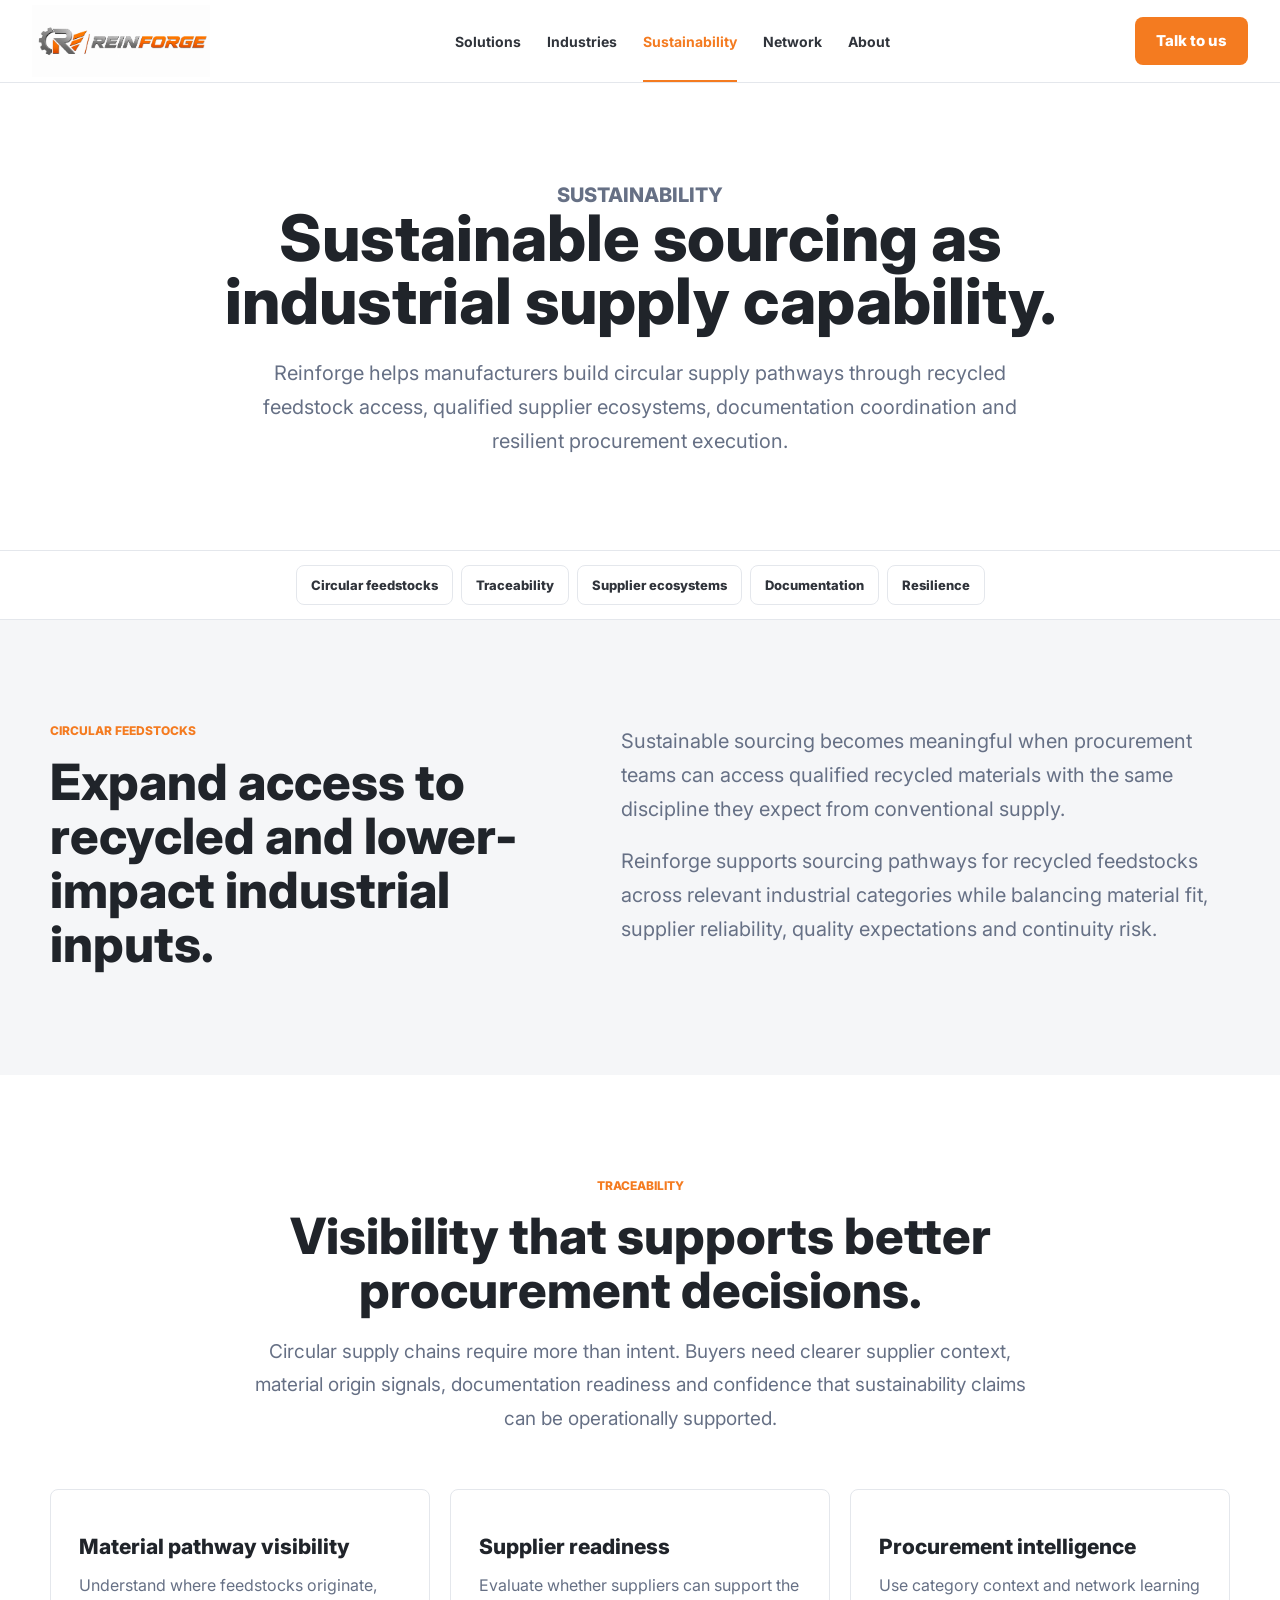
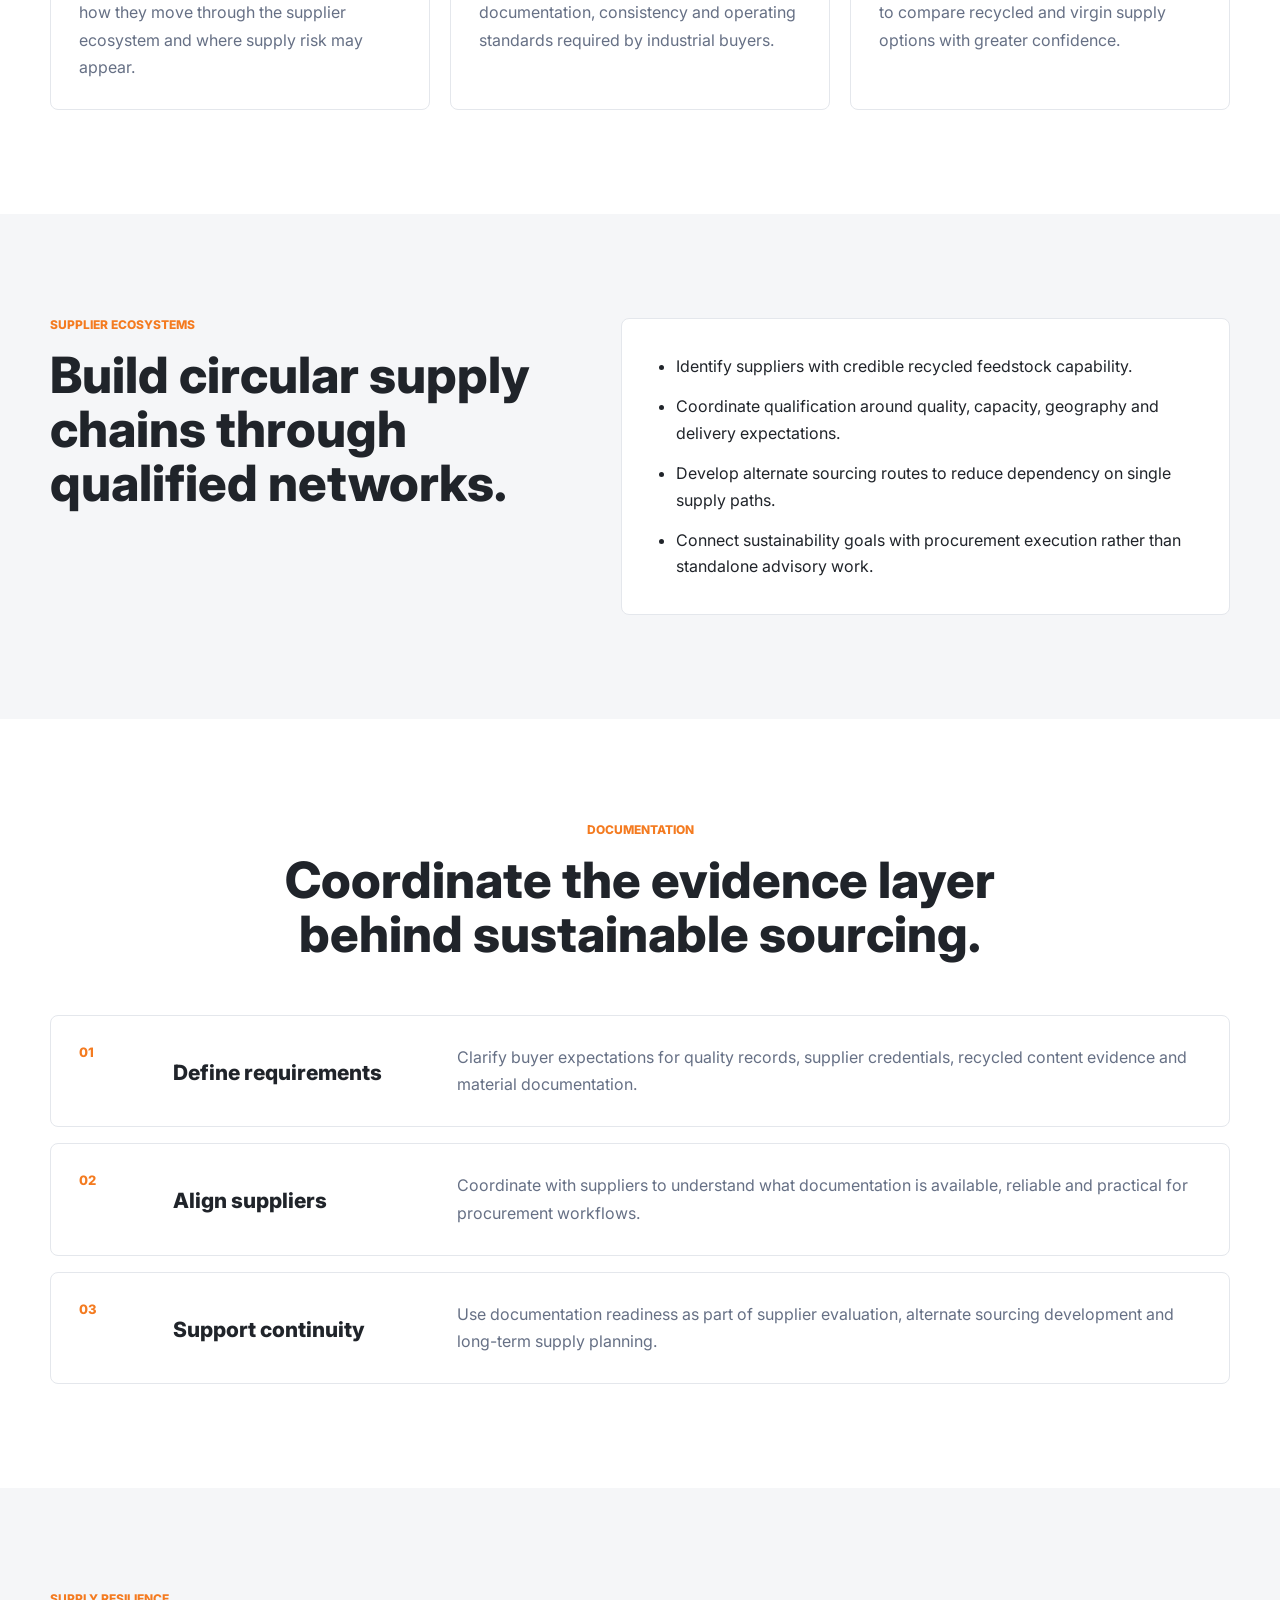
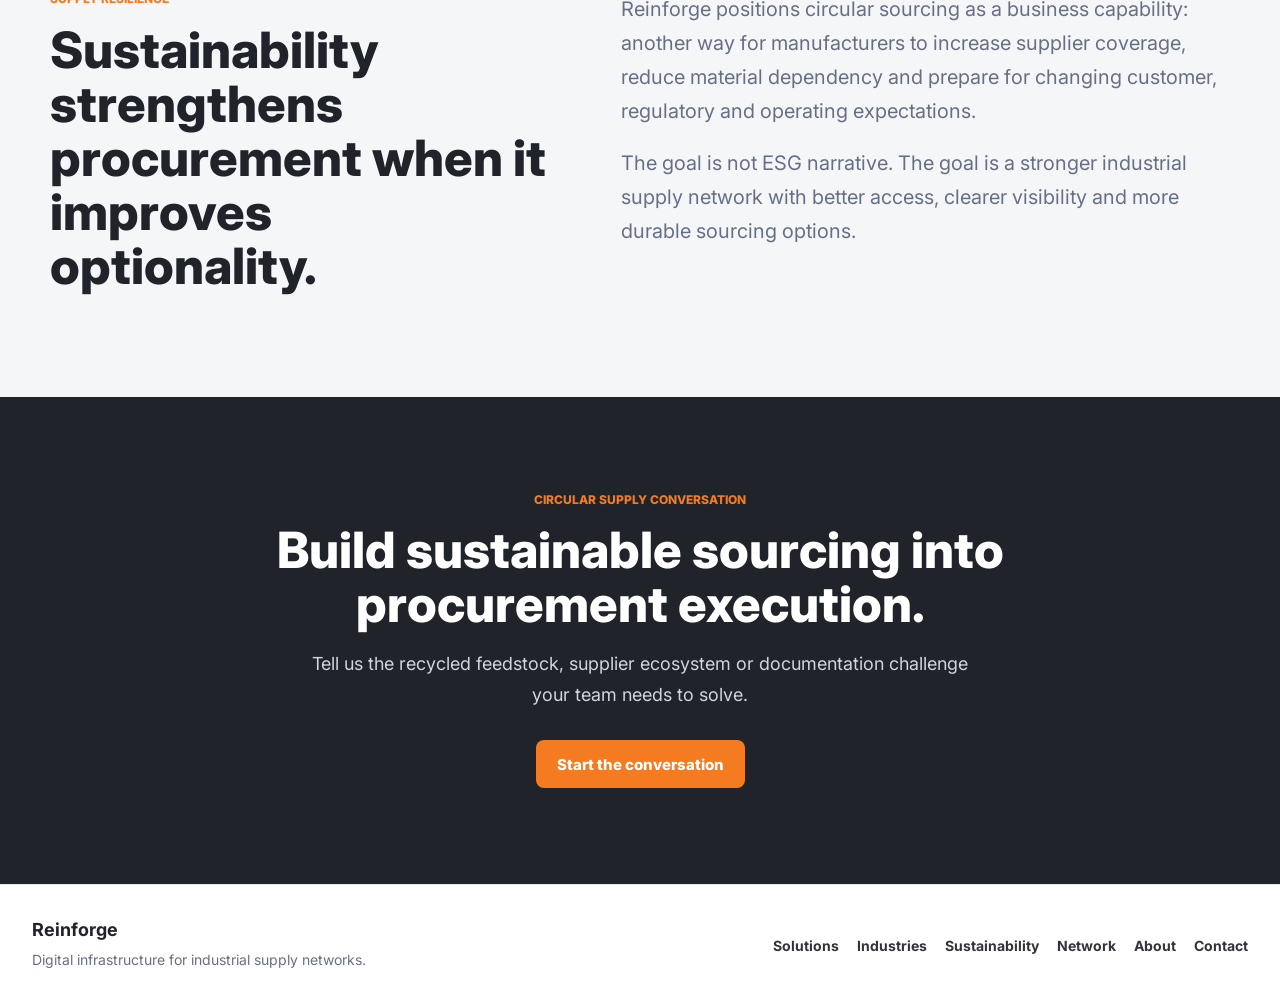
<file: sustainability.html>
<!DOCTYPE html>
<html lang="en">
<head>
    <meta charset="UTF-8">
    <meta name="viewport" content="width=device-width, initial-scale=1.0">
    <meta name="description" content="Reinforge enables sustainable industrial sourcing through recycled feedstock access, traceability-ready supplier ecosystems, documentation coordination and resilient circular supply chains.">
    <title>Sustainability | Reinforge</title>
    <link rel="stylesheet" href="style.css">
    <link rel="preconnect" href="https://fonts.googleapis.com">
    <link rel="preconnect" href="https://fonts.gstatic.com" crossorigin>
    <link href="https://fonts.googleapis.com/css2?family=Inter:wght@400;500;600;700;800&display=swap" rel="stylesheet">
</head>
<body>
    <a class="skip-link" href="#main">Skip to content</a>
    <header class="site-header">
        <nav class="navbar" aria-label="Primary navigation">
            <a href="index.html" class="logo" aria-label="Reinforge home"><img src="assets/Logo_new.png" alt="Reinforge"></a>
            <ul class="nav-links">
                <li><a href="solutions.html">Solutions</a></li>
                <li><a href="industries.html">Industries</a></li>
                <li><a href="sustainability.html" aria-current="page">Sustainability</a></li>
                <li><a href="index.html#network">Network</a></li>
                <li><a href="about.html">About</a></li>
            </ul>
            <a href="contact.html" class="nav-btn">Talk to us</a>
            <button class="mobile-menu-toggle" type="button" aria-expanded="false" aria-controls="mobile-menu" aria-label="Open navigation"><span></span><span></span><span></span></button>
        </nav>
        <div class="mobile-menu" id="mobile-menu">
            <a href="solutions.html">Solutions</a>
            <a href="industries.html">Industries</a>
            <a href="sustainability.html" aria-current="page">Sustainability</a>
            <a href="index.html#network">Network</a>
            <a href="about.html">About</a>
            <a href="contact.html">Talk to us</a>
        </div>
    </header>

    <main id="main">
        <section class="page-hero">
            <p class="eyebrow">Sustainability</p>
            <h1>Sustainable sourcing as industrial supply capability.</h1>
            <p>Reinforge helps manufacturers build circular supply pathways through recycled feedstock access, qualified supplier ecosystems, documentation coordination and resilient procurement execution.</p>
        </section>

        <nav class="node-menu" aria-label="Sustainability page sections">
            <a href="#circular-feedstocks">Circular feedstocks</a>
            <a href="#traceability">Traceability</a>
            <a href="#supplier-ecosystems">Supplier ecosystems</a>
            <a href="#documentation">Documentation</a>
            <a href="#resilience">Resilience</a>
        </nav>

        <section class="page-section band" id="circular-feedstocks">
            <div class="container split-section">
                <div>
                    <p class="eyebrow">Circular feedstocks</p>
                    <h2>Expand access to recycled and lower-impact industrial inputs.</h2>
                </div>
                <div class="rich-copy">
                    <p>Sustainable sourcing becomes meaningful when procurement teams can access qualified recycled materials with the same discipline they expect from conventional supply.</p>
                    <p>Reinforge supports sourcing pathways for recycled feedstocks across relevant industrial categories while balancing material fit, supplier reliability, quality expectations and continuity risk.</p>
                </div>
            </div>
        </section>

        <section class="page-section" id="traceability">
            <div class="container">
                <div class="section-heading">
                    <p class="eyebrow">Traceability</p>
                    <h2>Visibility that supports better procurement decisions.</h2>
                    <p class="section-intro">Circular supply chains require more than intent. Buyers need clearer supplier context, material origin signals, documentation readiness and confidence that sustainability claims can be operationally supported.</p>
                </div>
                <div class="page-grid">
                    <article class="page-card">
                        <h3>Material pathway visibility</h3>
                        <p>Understand where feedstocks originate, how they move through the supplier ecosystem and where supply risk may appear.</p>
                    </article>
                    <article class="page-card">
                        <h3>Supplier readiness</h3>
                        <p>Evaluate whether suppliers can support the documentation, consistency and operating standards required by industrial buyers.</p>
                    </article>
                    <article class="page-card">
                        <h3>Procurement intelligence</h3>
                        <p>Use category context and network learning to compare recycled and virgin supply options with greater confidence.</p>
                    </article>
                </div>
            </div>
        </section>

        <section class="page-section band" id="supplier-ecosystems">
            <div class="container split-section">
                <div>
                    <p class="eyebrow">Supplier ecosystems</p>
                    <h2>Build circular supply chains through qualified networks.</h2>
                </div>
                <div class="insight-panel light">
                    <ul>
                        <li>Identify suppliers with credible recycled feedstock capability.</li>
                        <li>Coordinate qualification around quality, capacity, geography and delivery expectations.</li>
                        <li>Develop alternate sourcing routes to reduce dependency on single supply paths.</li>
                        <li>Connect sustainability goals with procurement execution rather than standalone advisory work.</li>
                    </ul>
                </div>
            </div>
        </section>

        <section class="page-section" id="documentation">
            <div class="container">
                <div class="section-heading">
                    <p class="eyebrow">Documentation</p>
                    <h2>Coordinate the evidence layer behind sustainable sourcing.</h2>
                </div>
                <div class="process-list">
                    <article>
                        <span>01</span>
                        <h3>Define requirements</h3>
                        <p>Clarify buyer expectations for quality records, supplier credentials, recycled content evidence and material documentation.</p>
                    </article>
                    <article>
                        <span>02</span>
                        <h3>Align suppliers</h3>
                        <p>Coordinate with suppliers to understand what documentation is available, reliable and practical for procurement workflows.</p>
                    </article>
                    <article>
                        <span>03</span>
                        <h3>Support continuity</h3>
                        <p>Use documentation readiness as part of supplier evaluation, alternate sourcing development and long-term supply planning.</p>
                    </article>
                </div>
            </div>
        </section>

        <section class="page-section band" id="resilience">
            <div class="container split-section">
                <div>
                    <p class="eyebrow">Supply resilience</p>
                    <h2>Sustainability strengthens procurement when it improves optionality.</h2>
                </div>
                <div class="rich-copy">
                    <p>Reinforge positions circular sourcing as a business capability: another way for manufacturers to increase supplier coverage, reduce material dependency and prepare for changing customer, regulatory and operating expectations.</p>
                    <p>The goal is not ESG narrative. The goal is a stronger industrial supply network with better access, clearer visibility and more durable sourcing options.</p>
                </div>
            </div>
        </section>

        <section class="final-cta">
            <div class="container cta-inner">
                <p class="eyebrow">Circular supply conversation</p>
                <h2>Build sustainable sourcing into procurement execution.</h2>
                <p>Tell us the recycled feedstock, supplier ecosystem or documentation challenge your team needs to solve.</p>
                <a href="contact.html" class="primary-btn">Start the conversation</a>
            </div>
        </section>
    </main>

    <footer class="footer">
        <div><strong>Reinforge</strong><p>Digital infrastructure for industrial supply networks.</p></div>
        <div class="footer-links">
            <a href="solutions.html">Solutions</a>
            <a href="industries.html">Industries</a>
            <a href="sustainability.html">Sustainability</a>
            <a href="index.html#network">Network</a>
            <a href="about.html">About</a>
            <a href="contact.html">Contact</a>
        </div>
    </footer>
    <script src="script.js"></script>
</body>
</html>
</file>
<file: style.css>
:root{
    --ink:#20242a;
    --charcoal:#30343b;
    --muted:#667085;
    --line:#e4e7ec;
    --soft:#f5f6f8;
    --soft-2:#fafafa;
    --orange:#f47b20;
    --orange-dark:#d85f0d;
    --white:#ffffff;
    --shadow:0 18px 48px rgba(16,24,40,.08);
    --radius:8px;
    --max:1180px;
}

*{
    box-sizing:border-box;
    margin:0;
    padding:0;
}

html{
    scroll-behavior:smooth;
}

body{
    min-width:320px;
    font-family:"Inter",Arial,sans-serif;
    color:var(--ink);
    background:var(--white);
    overflow-x:hidden;
    text-rendering:optimizeLegibility;
}

img{
    max-width:100%;
    display:block;
}

a{
    color:inherit;
}

.skip-link{
    position:absolute;
    top:-48px;
    left:16px;
    z-index:100;
    background:var(--ink);
    color:var(--white);
    padding:12px 16px;
    border-radius:var(--radius);
    text-decoration:none;
    font-weight:700;
}

.skip-link:focus{
    top:16px;
}

:focus-visible{
    outline:3px solid rgba(244,123,32,.45);
    outline-offset:3px;
}

.site-header{
    position:sticky;
    top:0;
    z-index:50;
    background:rgba(255,255,255,.96);
    border-bottom:1px solid var(--line);
    backdrop-filter:saturate(180%) blur(14px);
}

.navbar{
    max-width:1280px;
    height:82px;
    margin:0 auto;
    padding:0 32px;
    display:flex;
    align-items:center;
    justify-content:space-between;
    gap:28px;
}

.logo{
    display:flex;
    align-items:center;
    flex:0 0 auto;
}

.logo img{
    width:178px;
    height:auto;
}

.nav-links{
    display:flex;
    align-items:center;
    gap:26px;
    list-style:none;
}

.nav-links a,
.footer-links a,
.mobile-menu a{
    text-decoration:none;
    font-size:14px;
    font-weight:700;
    color:var(--charcoal);
}

.nav-links a{
    padding:30px 0;
    border-bottom:2px solid transparent;
}

.nav-links a:hover,
.nav-links a[aria-current="page"],
.footer-links a:hover{
    color:var(--orange);
}

.nav-links a[aria-current="page"]{
    border-bottom-color:var(--orange);
}

.nav-btn,
.primary-btn,
.secondary-btn{
    display:inline-flex;
    align-items:center;
    justify-content:center;
    min-height:48px;
    padding:14px 20px;
    border-radius:var(--radius);
    font-size:15px;
    font-weight:800;
    line-height:1.15;
    text-decoration:none;
    border:1px solid transparent;
    cursor:pointer;
    transition:background .2s ease,border-color .2s ease,color .2s ease,transform .2s ease;
}

.nav-btn,
.primary-btn{
    background:var(--orange);
    color:var(--white);
}

.nav-btn:hover,
.primary-btn:hover{
    background:var(--orange-dark);
    transform:translateY(-1px);
}

.secondary-btn{
    background:var(--white);
    color:var(--charcoal);
    border-color:#cfd4dc;
}

.secondary-btn:hover{
    border-color:var(--ink);
    transform:translateY(-1px);
}

.mobile-menu-toggle{
    display:none;
    width:46px;
    height:46px;
    border:1px solid var(--line);
    border-radius:var(--radius);
    background:var(--white);
    align-items:center;
    justify-content:center;
    flex-direction:column;
    gap:5px;
    cursor:pointer;
}

.mobile-menu-toggle span{
    width:21px;
    height:2px;
    background:var(--ink);
    transition:transform .2s ease,opacity .2s ease;
}

.mobile-menu-toggle[aria-expanded="true"] span:nth-child(1){
    transform:translateY(7px) rotate(45deg);
}

.mobile-menu-toggle[aria-expanded="true"] span:nth-child(2){
    opacity:0;
}

.mobile-menu-toggle[aria-expanded="true"] span:nth-child(3){
    transform:translateY(-7px) rotate(-45deg);
}

.mobile-menu{
    display:none;
}

.container{
    max-width:var(--max);
    margin:0 auto;
}

.band{
    background:var(--soft);
}

.eyebrow{
    margin-bottom:16px;
    color:var(--orange);
    font-size:12px;
    line-height:1.2;
    letter-spacing:0;
    text-transform:uppercase;
    font-weight:800;
}

h1,
h2,
h3{
    color:var(--ink);
    letter-spacing:0;
}

h1{
    font-size:64px;
    line-height:.98;
    font-weight:800;
}

h2{
    font-size:50px;
    line-height:1.08;
    font-weight:800;
}

h3{
    font-size:21px;
    line-height:1.25;
    font-weight:800;
}

p{
    line-height:1.7;
}

.section-heading{
    max-width:880px;
    margin:0 auto 54px;
    text-align:center;
}

.section-heading h2{
    margin-bottom:18px;
}

.section-intro{
    max-width:780px;
    margin:0 auto;
    color:var(--muted);
    font-size:19px;
    line-height:1.75;
}

.section-intro.left{
    margin-left:0;
}

.hero{
    max-width:1280px;
    min-height:calc(100vh - 82px);
    margin:0 auto;
    padding:74px 32px 86px;
    display:grid;
    grid-template-columns:minmax(0,1.02fr) minmax(390px,.98fr);
    gap:56px;
    align-items:center;
}

.hero-content{
    max-width:720px;
}

.hero-copy{
    margin:28px 0 32px;
    max-width:660px;
    color:var(--muted);
    font-size:21px;
    line-height:1.72;
}

.hero-buttons{
    display:flex;
    flex-wrap:wrap;
    gap:14px;
    margin-bottom:34px;
}

.hero-proof{
    display:grid;
    grid-template-columns:repeat(3,minmax(0,1fr));
    gap:12px;
}

.hero-proof div{
    min-height:96px;
    padding:18px;
    border:1px solid var(--line);
    border-radius:var(--radius);
    background:var(--soft-2);
}

.hero-proof dt{
    margin-bottom:8px;
    color:var(--ink);
    font-size:13px;
    font-weight:800;
    text-transform:uppercase;
    letter-spacing:0;
}

.hero-proof dd{
    color:var(--muted);
    font-size:14px;
    line-height:1.45;
}

.hero-visual{
    position:relative;
    padding:22px;
    border:1px solid var(--line);
    border-radius:var(--radius);
    background:var(--soft-2);
    box-shadow:var(--shadow);
}

.hero-visual:before{
    content:"";
    position:absolute;
    inset:18px;
    border:1px solid rgba(244,123,32,.18);
    border-radius:var(--radius);
    pointer-events:none;
}

.hero-visual img{
    position:relative;
    width:100%;
    aspect-ratio:1/1;
    object-fit:contain;
}

.definition,
.network-section,
.capabilities,
.operating-model,
.circular,
.why,
.industries-home,
.thinking,
.page-section{
    padding:104px 32px;
}

.definition-grid,
.split-section{
    display:grid;
    grid-template-columns:minmax(0,.9fr) minmax(0,1.1fr);
    gap:72px;
    align-items:start;
}

.definition-copy,
.rich-copy{
    display:grid;
    gap:18px;
    color:var(--muted);
    font-size:20px;
}

.network-map{
    display:grid;
    grid-template-columns:repeat(2,minmax(0,1fr));
    gap:14px;
}

.network-node{
    min-height:92px;
    display:flex;
    align-items:center;
    padding:20px;
    border:1px solid var(--line);
    border-radius:var(--radius);
    background:var(--white);
    color:var(--charcoal);
    font-weight:800;
    line-height:1.35;
}

.network-node.core{
    grid-row:span 2;
    min-height:198px;
    background:var(--ink);
    color:var(--white);
    font-size:28px;
}

.capability-grid,
.page-grid,
.thinking-grid{
    display:grid;
    grid-template-columns:repeat(3,minmax(0,1fr));
    gap:20px;
}

.page-grid.two,
.industry-grid,
.comparison-grid{
    display:grid;
    grid-template-columns:repeat(4,minmax(0,1fr));
    gap:20px;
}

.page-grid.two{
    grid-template-columns:repeat(2,minmax(0,1fr));
}

.capability-card,
.page-card,
.industry-card,
.thinking-card,
.comparison-grid article,
.contact-panel,
.insight-panel,
.process-list article{
    border:1px solid var(--line);
    border-radius:var(--radius);
    background:var(--white);
}

.capability-card,
.page-card,
.industry-card,
.comparison-grid article,
.process-list article{
    padding:28px;
}

.capability-card{
    min-height:244px;
}

.capability-card span,
.process-list span{
    color:var(--orange);
    font-size:13px;
    font-weight:800;
    letter-spacing:0;
}

.capability-card h3,
.page-card h3,
.industry-card h3,
.comparison-grid h3,
.process-list h3{
    margin:16px 0 12px;
}

.capability-card p,
.page-card p,
.industry-card p,
.comparison-grid p,
.process-list p,
.thinking-card h3 + a{
    color:var(--muted);
}

.process-list{
    display:grid;
    gap:16px;
}

.process-list article{
    display:grid;
    grid-template-columns:70px minmax(160px,260px) 1fr;
    gap:24px;
    align-items:start;
}

.insight-panel{
    padding:34px;
    background:var(--ink);
    color:var(--white);
}

.insight-panel.light{
    background:var(--white);
    color:var(--ink);
}

.insight-panel h3{
    margin-bottom:18px;
    color:inherit;
}

.insight-panel ul{
    display:grid;
    gap:14px;
    padding-left:20px;
    color:inherit;
}

.insight-panel li{
    line-height:1.65;
}

.comparison-grid article{
    background:var(--soft-2);
}

.comparison-grid .featured{
    background:var(--ink);
    color:var(--white);
}

.comparison-grid .featured h3,
.comparison-grid .featured p{
    color:var(--white);
}

.thinking-card{
    min-height:260px;
    padding:30px;
    display:flex;
    flex-direction:column;
    justify-content:space-between;
}

.thinking-card p{
    color:var(--orange);
    font-size:12px;
    text-transform:uppercase;
    letter-spacing:0;
    font-weight:800;
}

.thinking-card h3{
    margin:18px 0 32px;
    font-size:24px;
}

.thinking-card a{
    color:var(--ink);
    font-weight:800;
    text-decoration:none;
}

.page-hero{
    padding:100px 32px 92px;
    text-align:center;
    background:var(--white);
}

.page-hero .eyebrow{
    margin-left:auto;
    margin-right:auto;
}

.page-hero h1{
    max-width:980px;
    margin:0 auto 24px;
    font-size:64px;
}

.page-hero p{
    max-width:820px;
    margin:0 auto;
    color:var(--muted);
    font-size:20px;
}

.node-menu{
    position:sticky;
    top:82px;
    z-index:30;
    display:flex;
    justify-content:center;
    gap:8px;
    padding:14px 20px;
    border-top:1px solid var(--line);
    border-bottom:1px solid var(--line);
    background:rgba(255,255,255,.96);
    backdrop-filter:saturate(180%) blur(14px);
}

.node-menu a{
    min-height:40px;
    display:inline-flex;
    align-items:center;
    justify-content:center;
    padding:10px 14px;
    border:1px solid var(--line);
    border-radius:var(--radius);
    background:var(--white);
    color:var(--charcoal);
    font-size:13px;
    font-weight:800;
    text-decoration:none;
}

.node-menu a:hover,
.node-menu a:focus-visible{
    border-color:var(--orange);
    color:var(--orange);
}

.contact-layout{
    display:grid;
    grid-template-columns:minmax(0,.88fr) minmax(0,1.12fr);
    gap:28px;
}

.contact-panel{
    padding:34px;
}

.contact-panel h2{
    margin-bottom:18px;
    font-size:34px;
}

.contact-panel p{
    color:var(--muted);
}

.contact-points{
    display:flex;
    flex-wrap:wrap;
    gap:10px;
    margin-top:28px;
}

.contact-points span{
    padding:9px 12px;
    border:1px solid var(--line);
    border-radius:999px;
    background:var(--soft-2);
    color:var(--charcoal);
    font-size:13px;
    font-weight:800;
}

.contact-form{
    display:grid;
    grid-template-columns:1fr 1fr;
    gap:12px 16px;
}

.contact-form label{
    align-self:end;
    color:var(--charcoal);
    font-size:14px;
    font-weight:800;
}

.contact-form label[for="interest"],
.contact-form label[for="message"],
.contact-form select,
.contact-form textarea,
.contact-form button{
    grid-column:1/-1;
}

.contact-form input,
.contact-form textarea,
.contact-form select{
    width:100%;
    min-height:48px;
    border:1px solid #cfd4dc;
    border-radius:var(--radius);
    padding:13px 14px;
    color:var(--ink);
    background:var(--white);
    font:inherit;
}

.contact-form textarea{
    min-height:154px;
    resize:vertical;
}

.contact-form button{
    width:max-content;
    border:none;
}

.final-cta{
    padding:96px 32px;
    background:var(--ink);
    color:var(--white);
    text-align:center;
}

.final-cta h2{
    color:var(--white);
}

.cta-inner{
    max-width:820px;
}

.cta-inner p:not(.eyebrow){
    margin:18px auto 30px;
    max-width:680px;
    color:#d0d5dd;
    font-size:18px;
}

.footer{
    max-width:1280px;
    margin:0 auto;
    padding:34px 32px;
    display:flex;
    justify-content:space-between;
    gap:24px;
    border-top:1px solid var(--line);
}

.footer strong{
    font-size:18px;
}

.footer p{
    margin-top:8px;
    color:var(--muted);
    font-size:14px;
}

.footer-links{
    display:flex;
    flex-wrap:wrap;
    align-items:center;
    justify-content:flex-end;
    gap:18px;
}

@media (max-width:1100px){
    .hero{
        grid-template-columns:1fr;
        min-height:auto;
    }

    .hero-content{
        max-width:860px;
    }

    .hero-visual{
        max-width:620px;
    }

    .definition-grid,
    .split-section,
    .contact-layout{
        grid-template-columns:1fr;
        gap:40px;
    }

    .capability-grid,
    .page-grid,
    .thinking-grid,
    .industry-grid,
    .comparison-grid{
        grid-template-columns:repeat(2,minmax(0,1fr));
    }

    .nav-links{
        gap:18px;
    }
}

@media (max-width:860px){
    .navbar{
        height:72px;
        padding:0 20px;
    }

    .logo img{
        width:150px;
    }

    .nav-links,
    .nav-btn{
        display:none;
    }

    .mobile-menu-toggle{
        display:flex;
    }

    .mobile-menu{
        display:none;
        padding:6px 20px 20px;
        border-top:1px solid var(--line);
        background:var(--white);
    }

    .mobile-menu.is-open{
        display:grid;
        gap:4px;
    }

    .mobile-menu a{
        padding:14px 0;
        border-bottom:1px solid var(--line);
    }

    .mobile-menu a:last-child{
        color:var(--orange);
        border-bottom:0;
    }

    .node-menu{
        top:72px;
        justify-content:flex-start;
        overflow-x:auto;
        padding:12px 20px;
        scrollbar-width:none;
    }

    .node-menu::-webkit-scrollbar{
        display:none;
    }

    .node-menu a{
        flex:0 0 auto;
    }

    .hero{
        padding:54px 20px 72px;
    }

    h1{
        font-size:42px;
        line-height:1.04;
    }

    h2{
        font-size:34px;
        line-height:1.12;
    }

    .page-hero h1{
        font-size:42px;
    }

    .hero-copy,
    .section-intro,
    .definition-copy,
    .rich-copy,
    .page-hero p{
        font-size:18px;
    }

    .hero-proof,
    .network-map,
    .capability-grid,
    .page-grid,
    .page-grid.two,
    .thinking-grid,
    .industry-grid,
    .comparison-grid,
    .contact-form{
        grid-template-columns:1fr;
    }

    .process-list article{
        grid-template-columns:1fr;
        gap:8px;
    }

    .definition,
    .network-section,
    .capabilities,
    .operating-model,
    .circular,
    .why,
    .industries-home,
    .thinking,
    .page-section{
        padding:76px 20px;
    }

    .page-hero{
        padding:72px 20px 64px;
    }

    .network-node.core{
        min-height:132px;
    }

    .hero-visual{
        padding:14px;
    }

    .contact-form button{
        width:100%;
    }

    .footer{
        padding:30px 20px;
        flex-direction:column;
    }

    .footer-links{
        justify-content:flex-start;
    }
}

@media (max-width:520px){
    h1{
        font-size:38px;
    }

    h2,
    .contact-panel h2{
        font-size:32px;
    }

    .hero-buttons,
    .primary-btn,
    .secondary-btn{
        width:100%;
    }

    .capability-card,
    .page-card,
    .industry-card,
    .comparison-grid article,
    .thinking-card,
    .contact-panel,
    .insight-panel,
    .process-list article{
        padding:22px;
    }
}
</file>
